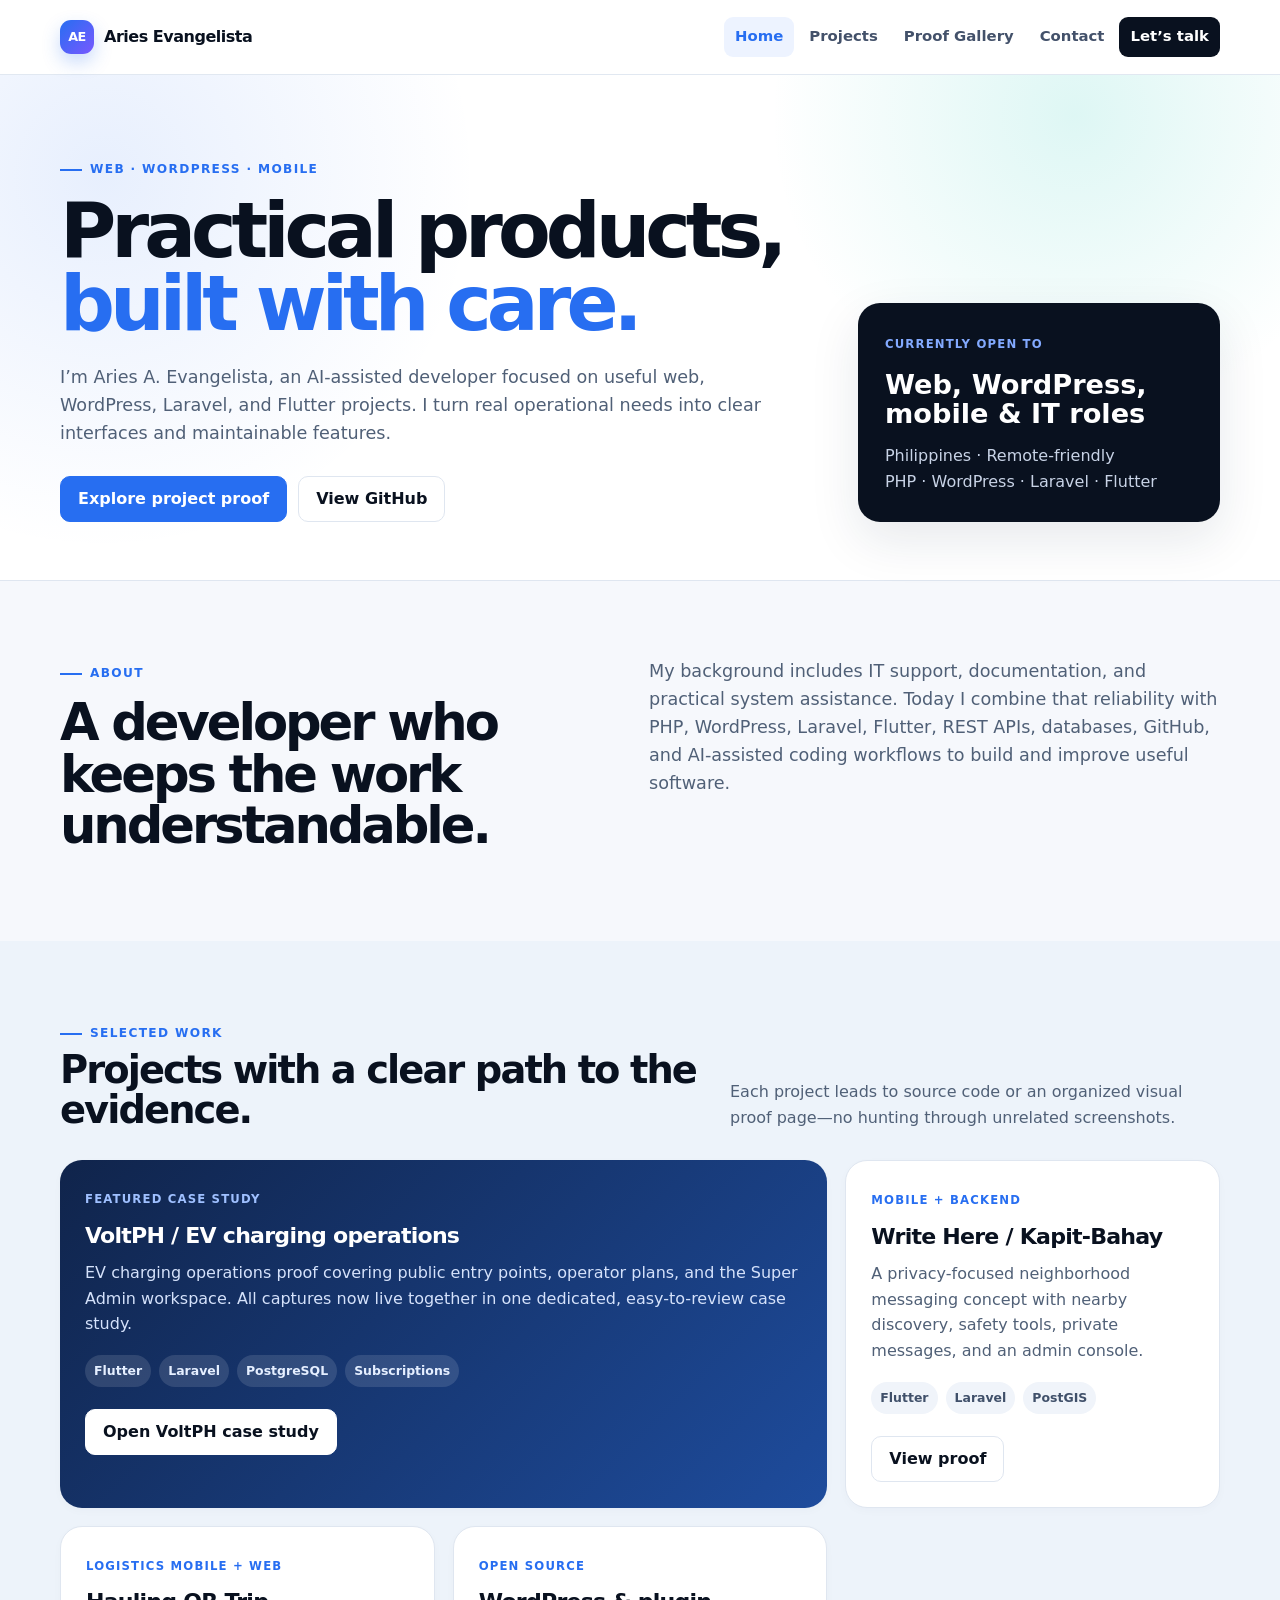
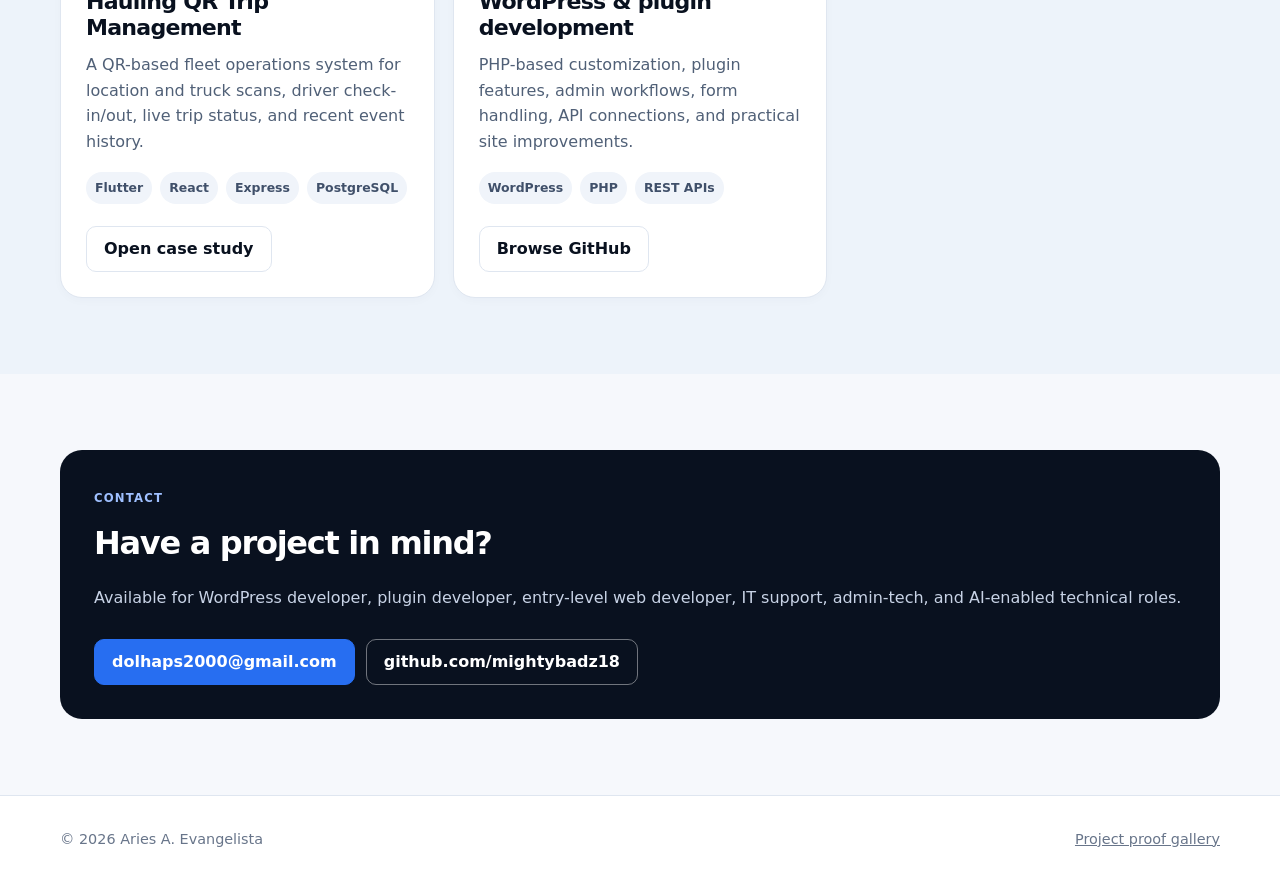
<file: index.html>
<!doctype html><html lang="en"><head><meta charset="utf-8"><meta name="viewport" content="width=device-width,initial-scale=1"><meta name="description" content="Portfolio of Aries A. Evangelista — web, WordPress, Laravel, and Flutter developer."><title>Aries Evangelista | Developer Portfolio</title><link rel="stylesheet" href="assets/site.css"><link rel="stylesheet" href="assets/ui-fixes.css?v=20260729-1"></head><body>
<header class="site-header"><nav class="container nav"><a class="brand" href="index.html"><span class="brand-mark">AE</span>Aries Evangelista</a><div class="nav-links"><a class="active" href="index.html">Home</a><a href="#projects">Projects</a><a href="proof.html">Proof Gallery</a><a href="#contact">Contact</a><a class="nav-cta" href="mailto:dolhaps2000@gmail.com">Let’s talk</a></div></nav></header>
<main><section class="hero"><div class="container hero-grid"><div><span class="eyebrow">Web · WordPress · Mobile</span><h1>Practical products, <span class="accent">built with care.</span></h1><p class="lead">I’m Aries A. Evangelista, an AI-assisted developer focused on useful web, WordPress, Laravel, and Flutter projects. I turn real operational needs into clear interfaces and maintainable features.</p><div class="actions"><a class="button primary" href="proof.html">Explore project proof</a><a class="button" href="https://github.com/mightybadz18" target="_blank" rel="noreferrer">View GitHub</a></div></div><aside class="hero-note"><span class="small-label">Currently open to</span><strong>Web, WordPress, mobile & IT roles</strong><p>Philippines · Remote-friendly<br>PHP · WordPress · Laravel · Flutter</p></aside></div></section>
<section class="section" id="about"><div class="container split"><div><span class="eyebrow">About</span><h2 style="font-size:clamp(2rem,4vw,3.5rem);line-height:1;letter-spacing:-.06em;margin:14px 0">A developer who keeps the work understandable.</h2></div><p class="lead">My background includes IT support, documentation, and practical system assistance. Today I combine that reliability with PHP, WordPress, Laravel, Flutter, REST APIs, databases, GitHub, and AI-assisted coding workflows to build and improve useful software.</p></div></section>
<section class="section tint" id="projects"><div class="container"><div class="section-heading"><div><span class="eyebrow">Selected work</span><h2>Projects with a clear path to the evidence.</h2></div><p>Each project leads to source code or an organized visual proof page—no hunting through unrelated screenshots.</p></div><div class="card-grid"><article class="card featured"><span class="small-label">Featured case study</span><h3>VoltPH / EV charging operations</h3><p>EV charging operations proof covering public entry points, operator plans, and the Super Admin workspace. All captures now live together in one dedicated, easy-to-review case study.</p><div class="tags"><span class="tag">Flutter</span><span class="tag">Laravel</span><span class="tag">PostgreSQL</span><span class="tag">Subscriptions</span></div><a class="button" href="voltph-proof.html">Open VoltPH case study</a></article><article class="card"><span class="small-label">Mobile + backend</span><h3>Write Here / Kapit-Bahay</h3><p>A privacy-focused neighborhood messaging concept with nearby discovery, safety tools, private messages, and an admin console.</p><div class="tags"><span class="tag">Flutter</span><span class="tag">Laravel</span><span class="tag">PostGIS</span></div><a class="button" href="proof.html#write-here">View proof</a></article><article class="card"><span class="small-label">Logistics mobile + web</span><h3>Hauling QR Trip Management</h3><p>A QR-based fleet operations system for location and truck scans, driver check-in/out, live trip status, and recent event history.</p><div class="tags"><span class="tag">Flutter</span><span class="tag">React</span><span class="tag">Express</span><span class="tag">PostgreSQL</span></div><a class="button" href="hauling-qr-proof.html">Open case study</a></article><article class="card"><span class="small-label">Open source</span><h3>WordPress & plugin development</h3><p>PHP-based customization, plugin features, admin workflows, form handling, API connections, and practical site improvements.</p><div class="tags"><span class="tag">WordPress</span><span class="tag">PHP</span><span class="tag">REST APIs</span></div><a class="button" href="https://github.com/mightybadz18" target="_blank" rel="noreferrer">Browse GitHub</a></article></div></div></section>
<section class="section" id="contact"><div class="container contact-card"><span class="small-label">Contact</span><h2>Have a project in mind?</h2><p>Available for WordPress developer, plugin developer, entry-level web developer, IT support, admin-tech, and AI-enabled technical roles.</p><div class="actions"><a class="button primary" href="mailto:dolhaps2000@gmail.com">dolhaps2000@gmail.com</a><a class="button" href="https://github.com/mightybadz18" target="_blank" rel="noreferrer">github.com/mightybadz18</a></div></div></section></main><footer class="footer"><div class="container footer-inner"><span>© 2026 Aries A. Evangelista</span><a href="proof.html">Project proof gallery</a></div></footer></body></html>
</file>
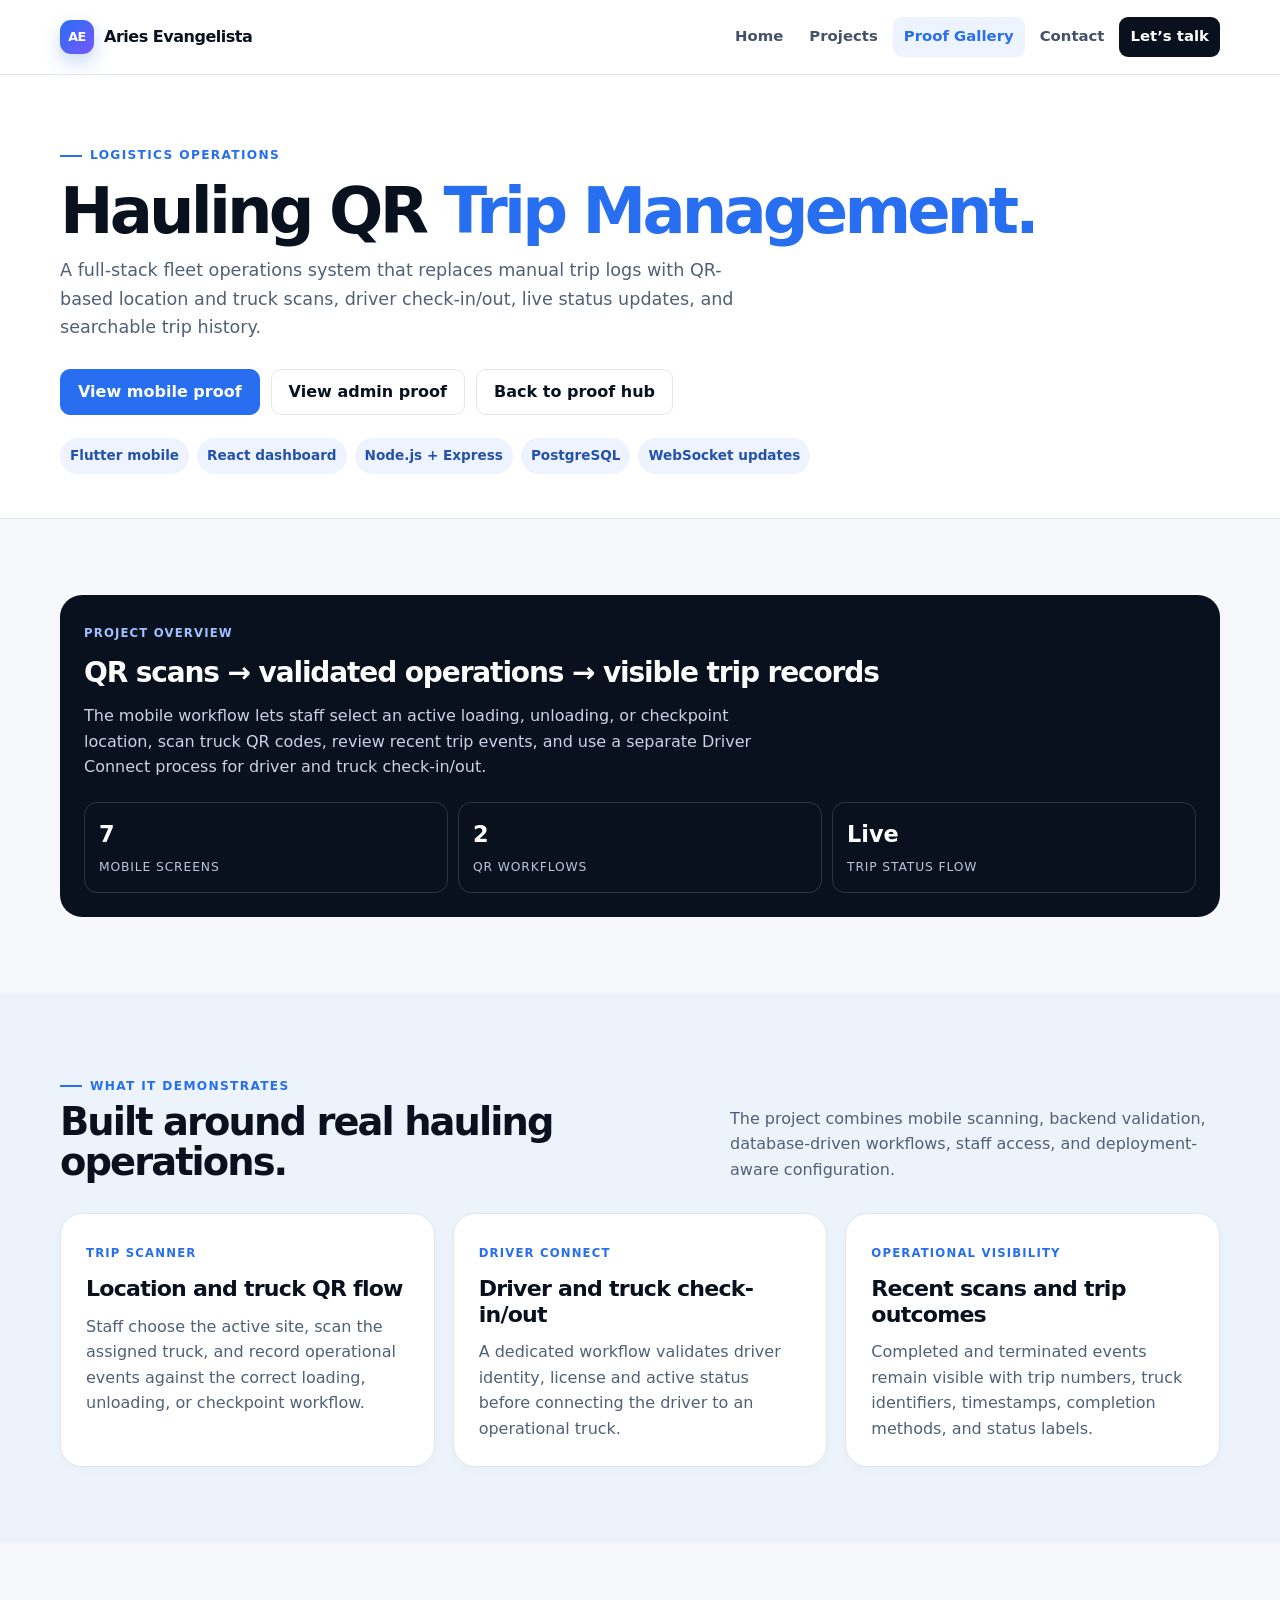
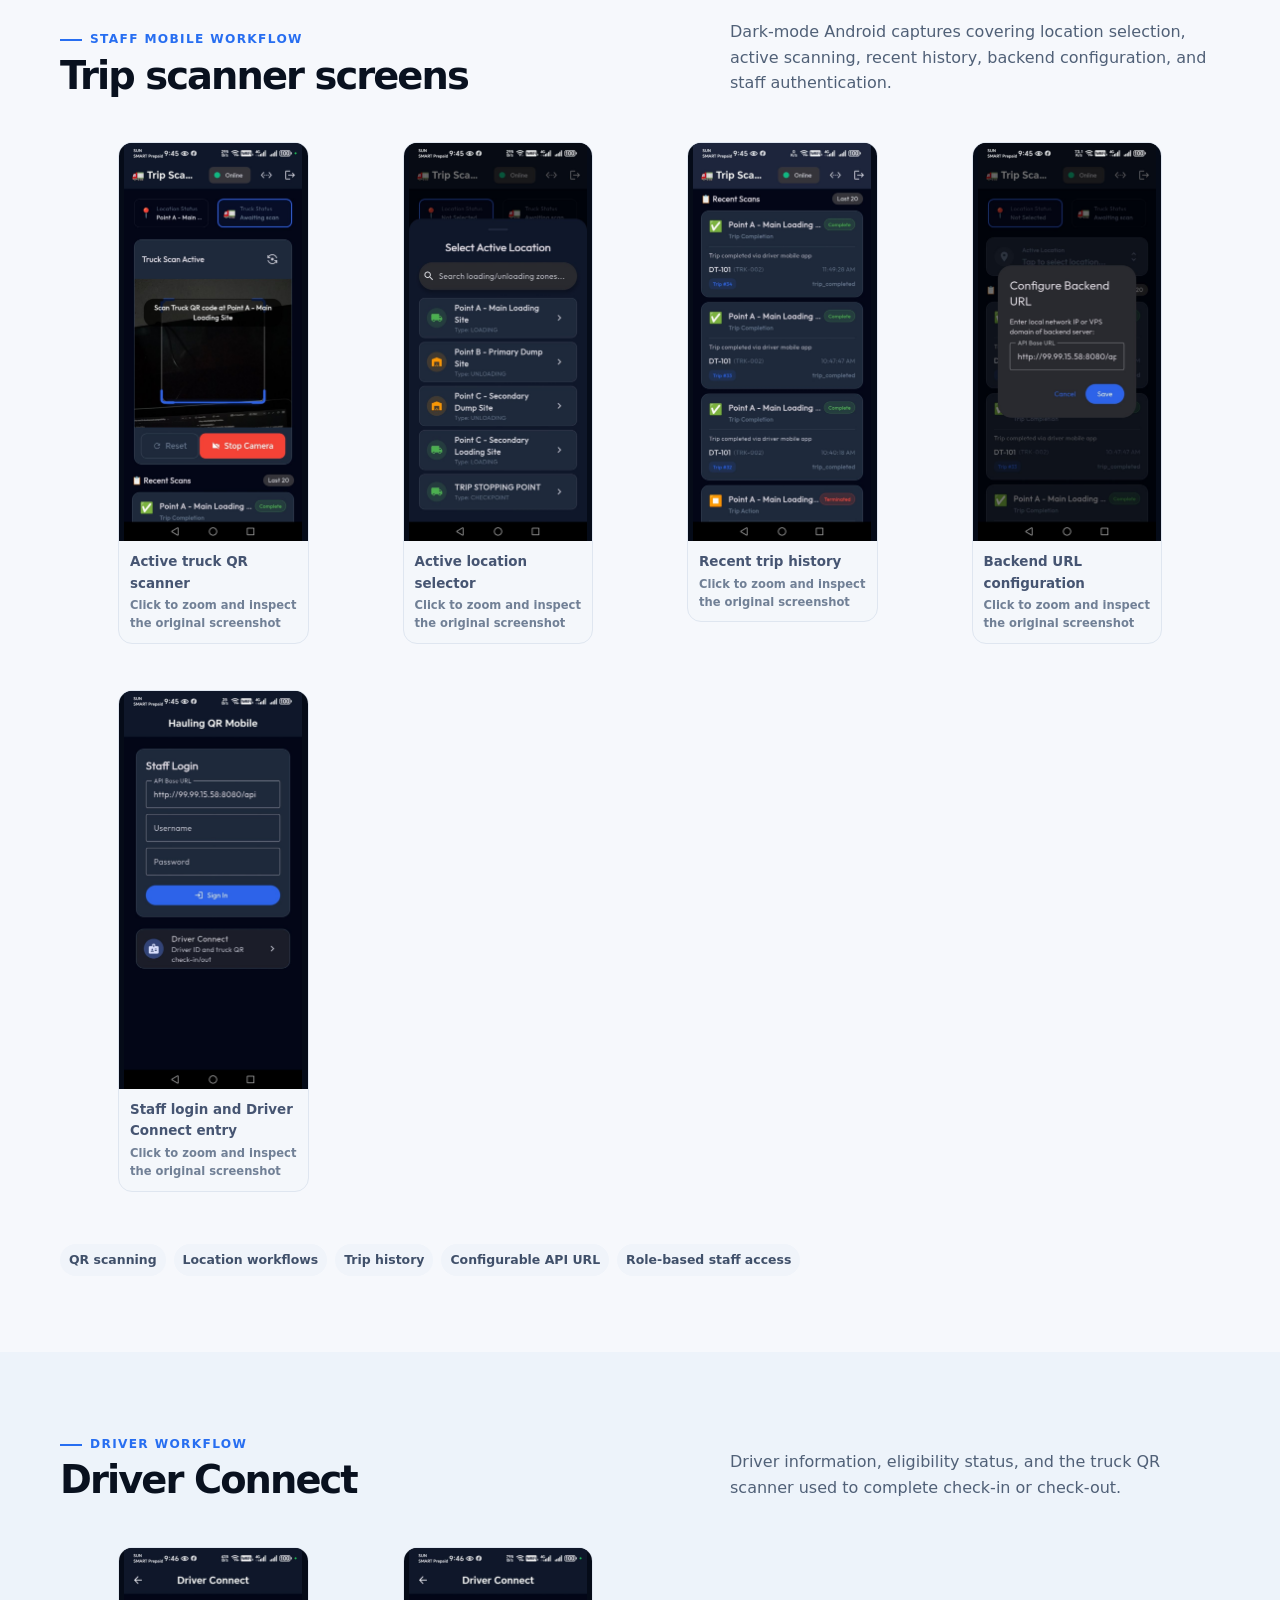
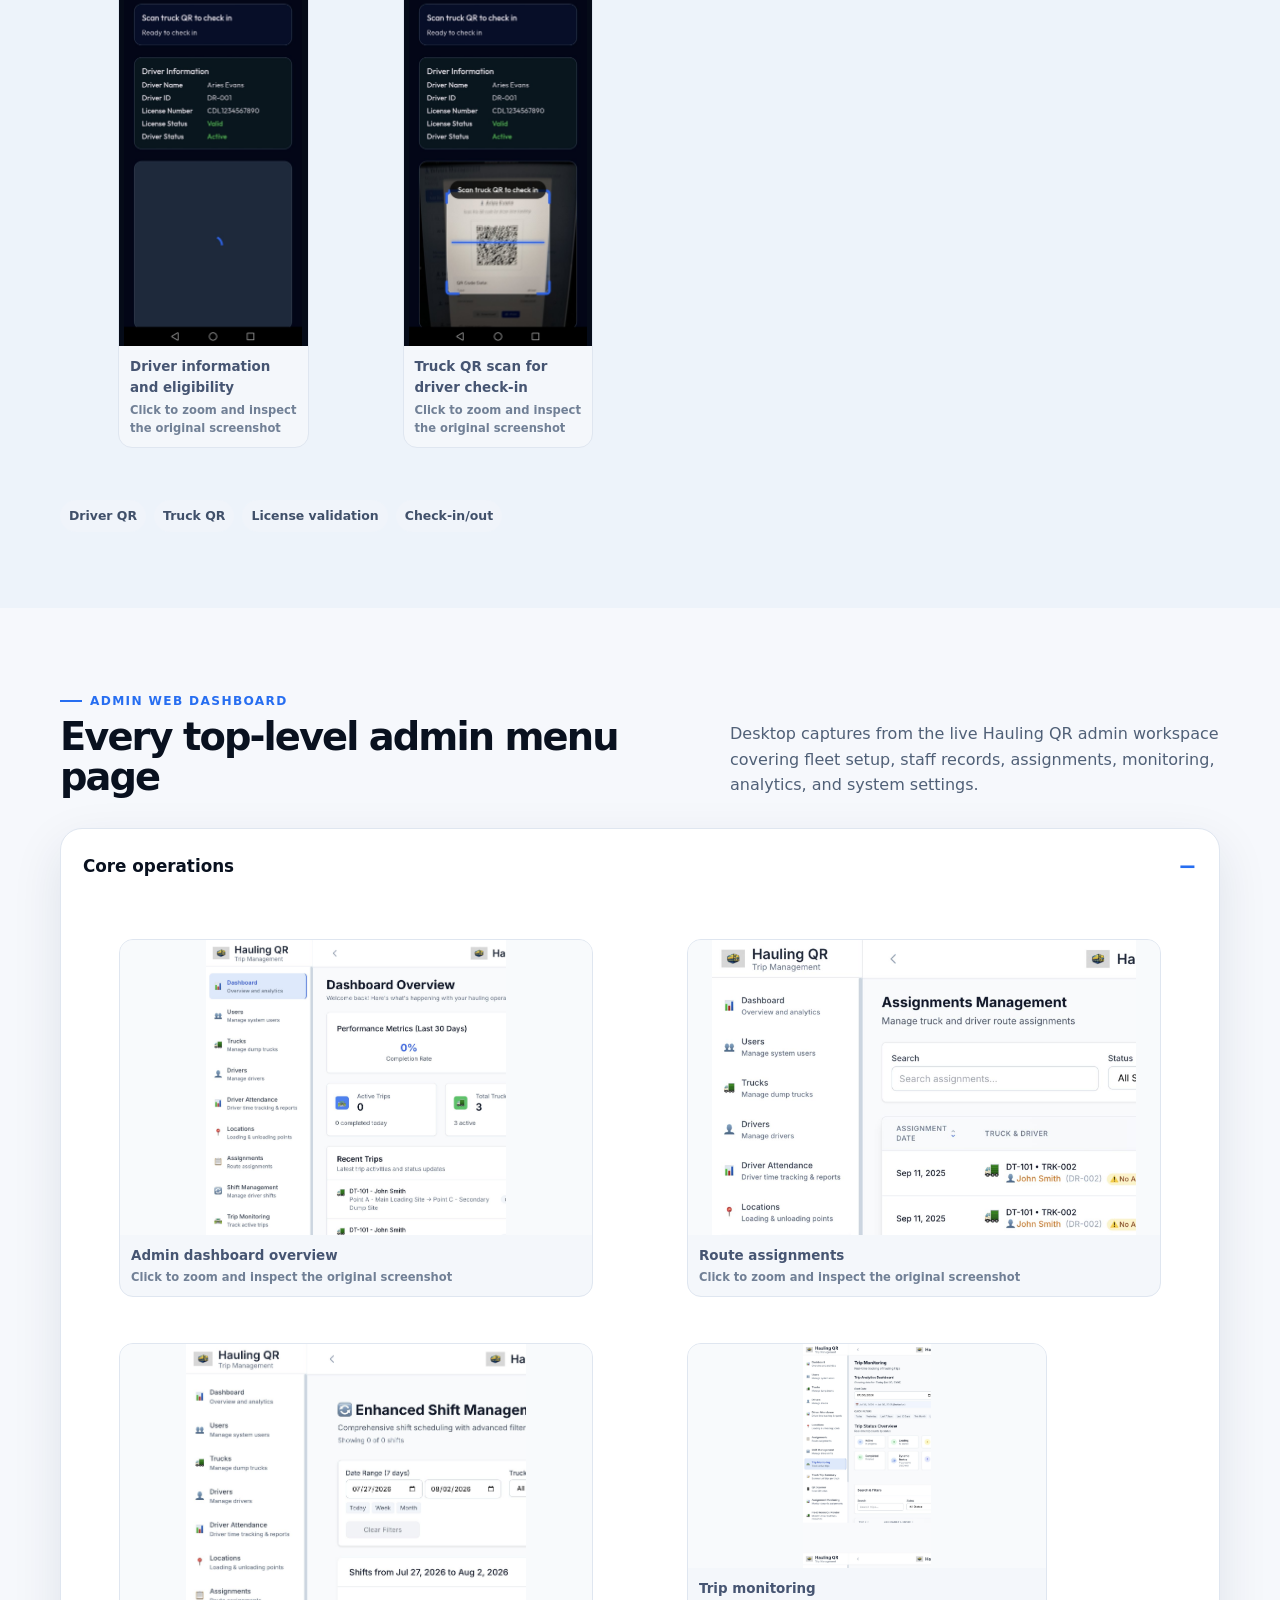
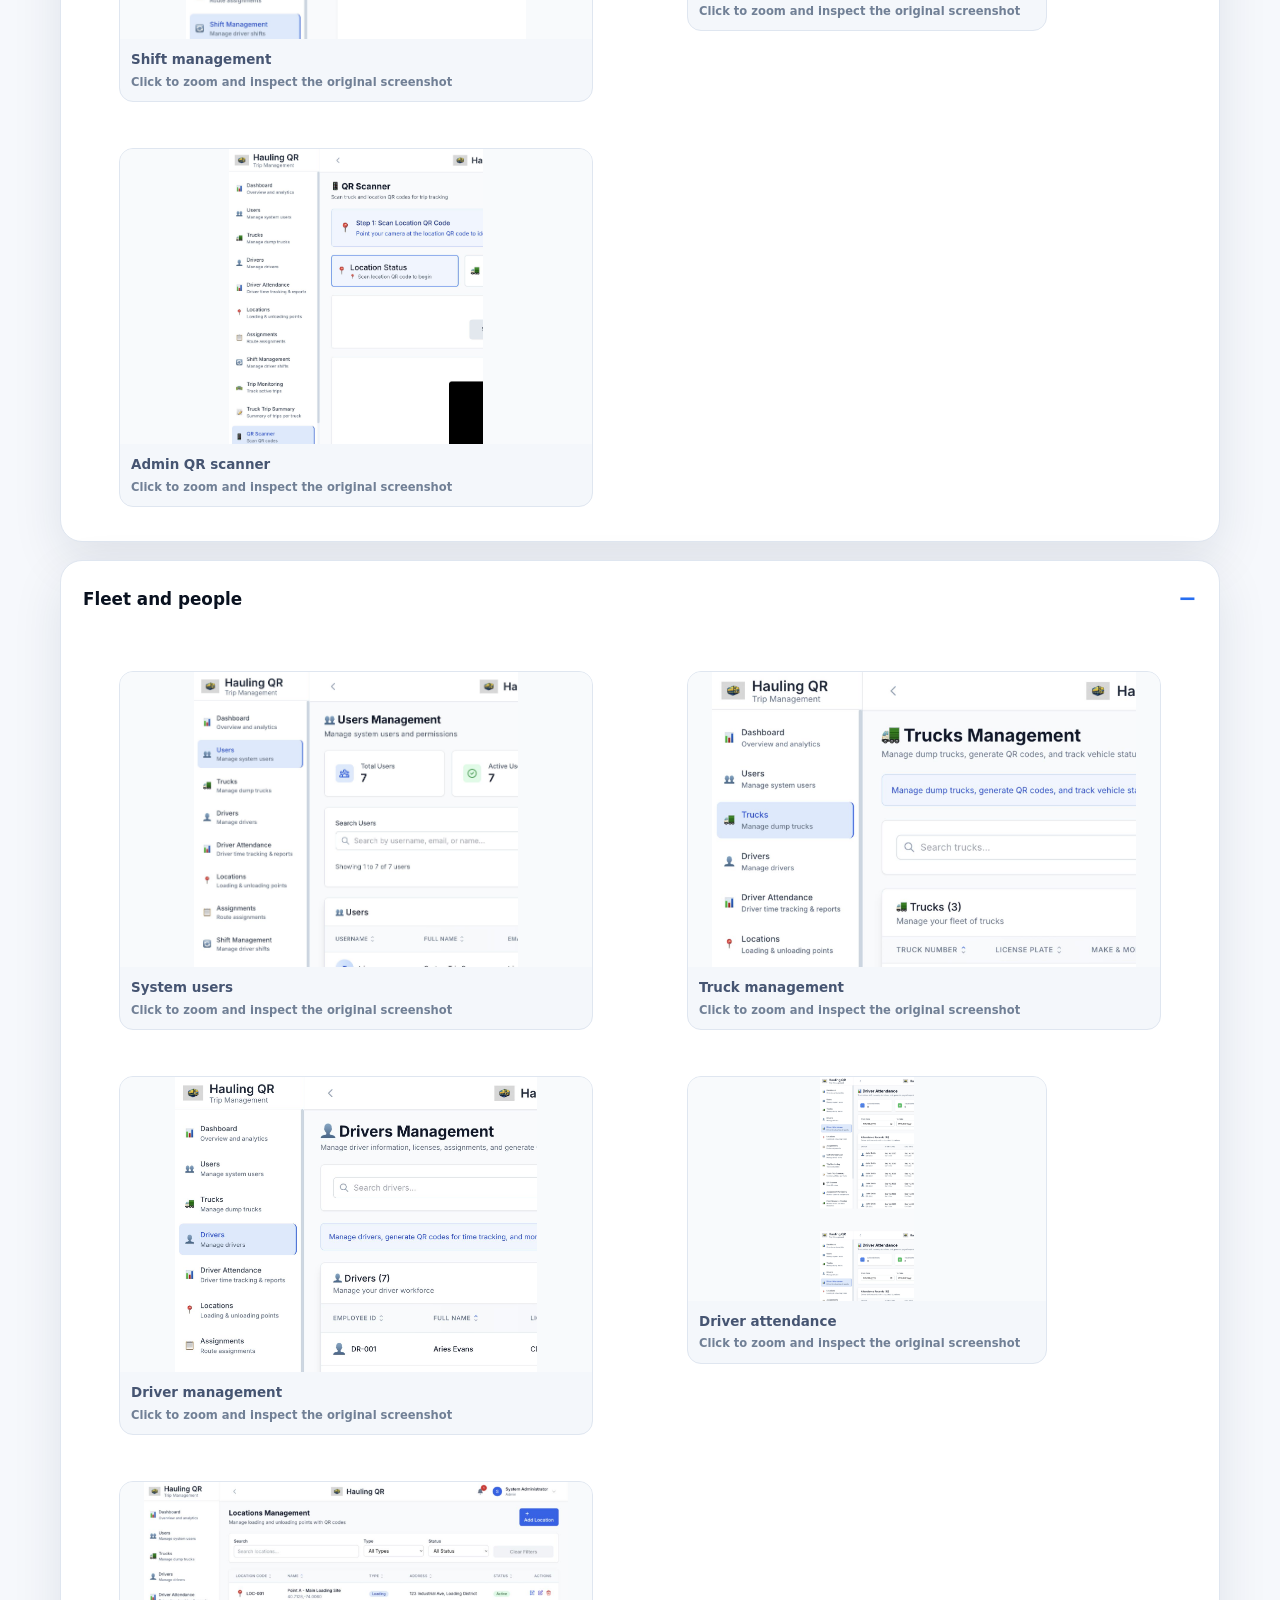
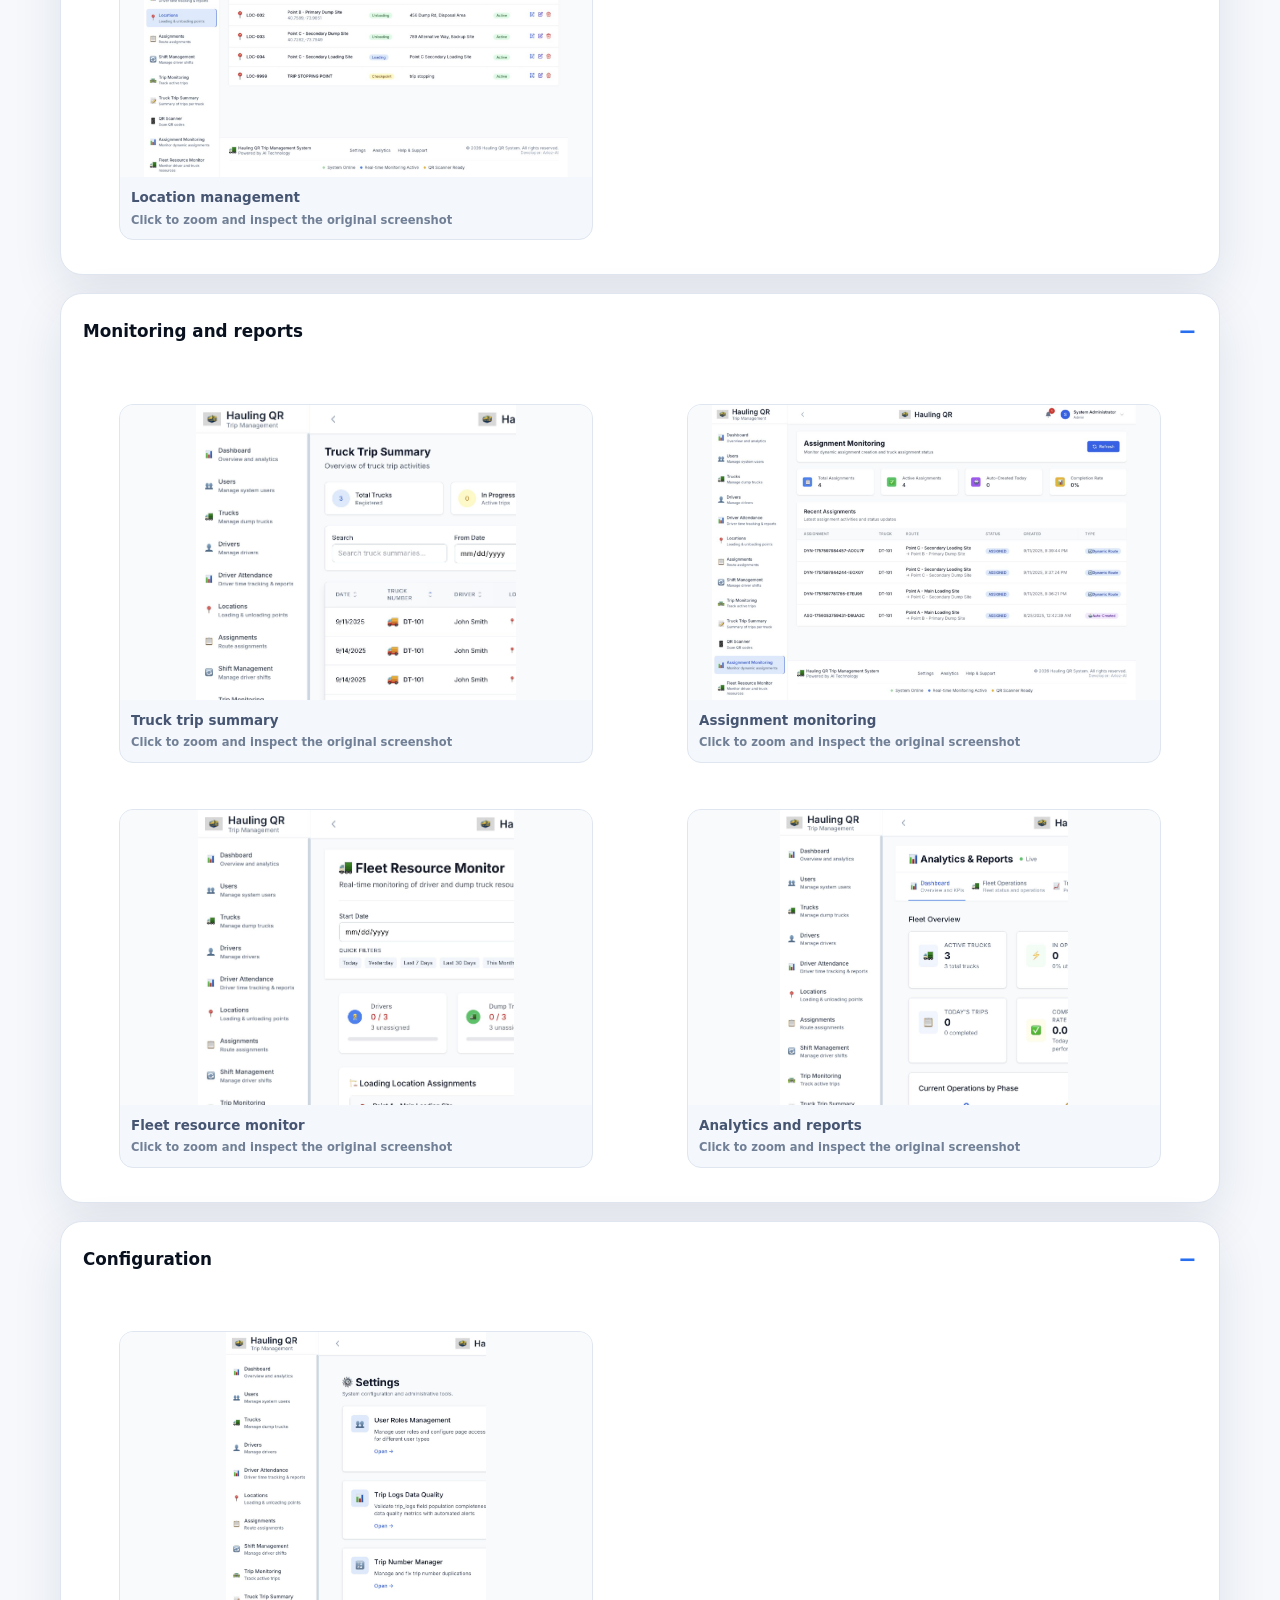
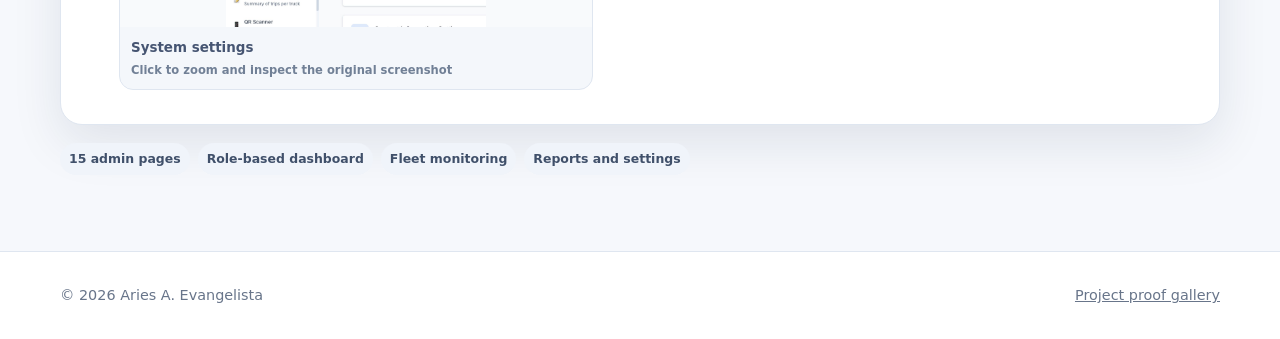
<file: hauling-qr-proof.html>
<!doctype html><html lang="en"><head><meta charset="utf-8"><meta name="viewport" content="width=device-width,initial-scale=1"><meta name="description" content="Hauling QR Trip Management project case study by Aries A. Evangelista."><title>Hauling QR Case Study | Aries Evangelista</title><link rel="stylesheet" href="assets/site.css"><link rel="stylesheet" href="assets/ui-fixes.css?v=20260729-1"><style>#hauling-trip,#hauling-driver{grid-template-columns:repeat(4,minmax(0,1fr))}#hauling-trip .shot img,#hauling-driver .shot img{aspect-ratio:9/19;object-fit:contain;object-position:center;background:#050b18}#hauling-admin-core,#hauling-admin-fleet,#hauling-admin-monitoring,#hauling-admin-config{grid-template-columns:repeat(2,minmax(0,1fr));margin-top:18px}#hauling-admin-core .shot img,#hauling-admin-fleet .shot img,#hauling-admin-monitoring .shot img,#hauling-admin-config .shot img{aspect-ratio:16/10;object-fit:contain;object-position:top center;background:#f8fafc}.case-copy{display:grid;grid-template-columns:repeat(3,1fr);gap:18px}.case-copy .card{height:100%}@media(max-width:850px){#hauling-trip,#hauling-driver,.case-copy,#hauling-admin-core,#hauling-admin-fleet,#hauling-admin-monitoring,#hauling-admin-config{grid-template-columns:repeat(2,minmax(0,1fr))}}@media(max-width:620px){#hauling-trip,#hauling-driver,.case-copy,#hauling-admin-core,#hauling-admin-fleet,#hauling-admin-monitoring,#hauling-admin-config{grid-template-columns:1fr}}</style></head><body>
<header class="site-header"><nav class="container nav"><a class="brand" href="index.html"><span class="brand-mark">AE</span>Aries Evangelista</a><div class="nav-links"><a href="index.html">Home</a><a href="index.html#projects">Projects</a><a class="active" href="proof.html">Proof Gallery</a><a href="index.html#contact">Contact</a><a class="nav-cta" href="mailto:dolhaps2000@gmail.com">Let’s talk</a></div></nav></header>
<main><section class="case-hero"><div class="container"><span class="eyebrow">Logistics operations</span><h1>Hauling QR <span class="accent">Trip Management.</span></h1><p class="lead">A full-stack fleet operations system that replaces manual trip logs with QR-based location and truck scans, driver check-in/out, live status updates, and searchable trip history.</p><div class="actions"><a class="button primary" href="#mobile-proof">View mobile proof</a><a class="button" href="#admin-proof">View admin proof</a><a class="button" href="proof.html">Back to proof hub</a></div><div class="case-meta"><span>Flutter mobile</span><span>React dashboard</span><span>Node.js + Express</span><span>PostgreSQL</span><span>WebSocket updates</span></div></div></section>
<section class="section"><div class="container"><div class="showcase"><span class="small-label">Project overview</span><h2>QR scans → validated operations → visible trip records</h2><p>The mobile workflow lets staff select an active loading, unloading, or checkpoint location, scan truck QR codes, review recent trip events, and use a separate Driver Connect process for driver and truck check-in/out.</p><div class="metric-row"><div class="metric"><b>7</b><span>Mobile screens</span></div><div class="metric"><b>2</b><span>QR workflows</span></div><div class="metric"><b>Live</b><span>Trip status flow</span></div></div></div></div></section>
<section class="section tint"><div class="container"><div class="section-heading"><div><span class="eyebrow">What it demonstrates</span><h2>Built around real hauling operations.</h2></div><p>The project combines mobile scanning, backend validation, database-driven workflows, staff access, and deployment-aware configuration.</p></div><div class="case-copy"><article class="card"><span class="small-label">Trip scanner</span><h3>Location and truck QR flow</h3><p>Staff choose the active site, scan the assigned truck, and record operational events against the correct loading, unloading, or checkpoint workflow.</p></article><article class="card"><span class="small-label">Driver Connect</span><h3>Driver and truck check-in/out</h3><p>A dedicated workflow validates driver identity, license and active status before connecting the driver to an operational truck.</p></article><article class="card"><span class="small-label">Operational visibility</span><h3>Recent scans and trip outcomes</h3><p>Completed and terminated events remain visible with trip numbers, truck identifiers, timestamps, completion methods, and status labels.</p></article></div></div></section>
<section class="section" id="mobile-proof"><div class="container"><div class="section-heading"><div><span class="eyebrow">Staff mobile workflow</span><h2>Trip scanner screens</h2></div><p>Dark-mode Android captures covering location selection, active scanning, recent history, backend configuration, and staff authentication.</p></div><div class="gallery-grid" id="hauling-trip"></div><div class="tags"><span class="tag">QR scanning</span><span class="tag">Location workflows</span><span class="tag">Trip history</span><span class="tag">Configurable API URL</span><span class="tag">Role-based staff access</span></div></div></section>
<section class="section tint"><div class="container"><div class="section-heading"><div><span class="eyebrow">Driver workflow</span><h2>Driver Connect</h2></div><p>Driver information, eligibility status, and the truck QR scanner used to complete check-in or check-out.</p></div><div class="gallery-grid" id="hauling-driver"></div><div class="tags"><span class="tag">Driver QR</span><span class="tag">Truck QR</span><span class="tag">License validation</span><span class="tag">Check-in/out</span></div></div></section>
<section class="section" id="admin-proof"><div class="container"><div class="section-heading"><div><span class="eyebrow">Admin web dashboard</span><h2>Every top-level admin menu page</h2></div><p>Desktop captures from the live Hauling QR admin workspace covering fleet setup, staff records, assignments, monitoring, analytics, and system settings.</p></div><details class="gallery-group" open><summary>Core operations</summary><div class="gallery-grid" id="hauling-admin-core"></div></details><details class="gallery-group" open><summary>Fleet and people</summary><div class="gallery-grid" id="hauling-admin-fleet"></div></details><details class="gallery-group" open><summary>Monitoring and reports</summary><div class="gallery-grid" id="hauling-admin-monitoring"></div></details><details class="gallery-group" open><summary>Configuration</summary><div class="gallery-grid" id="hauling-admin-config"></div></details><div class="tags"><span class="tag">15 admin pages</span><span class="tag">Role-based dashboard</span><span class="tag">Fleet monitoring</span><span class="tag">Reports and settings</span></div></div></section></main>
<footer class="footer"><div class="container footer-inner"><span>© 2026 Aries A. Evangelista</span><a href="proof.html">Project proof gallery</a></div></footer><script src="assets/gallery.js?v=20260729-zoom2"></script><script>const hq='screenshots/hauling-qr/';const hqa=hq+'admin-web/';gallery('#hauling-trip',[['01-active-trip-scanner.jpg','Active truck QR scanner'],['02-location-selector.jpg','Active location selector'],['03-recent-trip-history.jpg','Recent trip history'],['04-backend-url-configuration.jpg','Backend URL configuration'],['05-staff-login.jpg','Staff login and Driver Connect entry']].map(x=>[hq+x[0],x[1]]));gallery('#hauling-driver',[['06-driver-information.jpg','Driver information and eligibility'],['07-driver-truck-qr-scanner.jpg','Truck QR scan for driver check-in']].map(x=>[hq+x[0],x[1]]));gallery('#hauling-admin-core',[['01-dashboard.png','Admin dashboard overview'],['07-assignments.png','Route assignments'],['08-shift-management.png','Shift management'],['09-trip-monitoring.png','Trip monitoring'],['11-qr-scanner.png','Admin QR scanner']].map(x=>[hqa+x[0],x[1]]));gallery('#hauling-admin-fleet',[['02-users.png','System users'],['03-trucks.png','Truck management'],['04-drivers.png','Driver management'],['05-driver-attendance.png','Driver attendance'],['06-locations.png','Location management']].map(x=>[hqa+x[0],x[1]]));gallery('#hauling-admin-monitoring',[['10-truck-trip-summary.png','Truck trip summary'],['12-assignment-monitoring.png','Assignment monitoring'],['13-fleet-resource-monitor.png','Fleet resource monitor'],['14-analytics-reports.png','Analytics and reports']].map(x=>[hqa+x[0],x[1]]));gallery('#hauling-admin-config',[['15-settings.png','System settings']].map(x=>[hqa+x[0],x[1]]));</script></body></html>
</file>
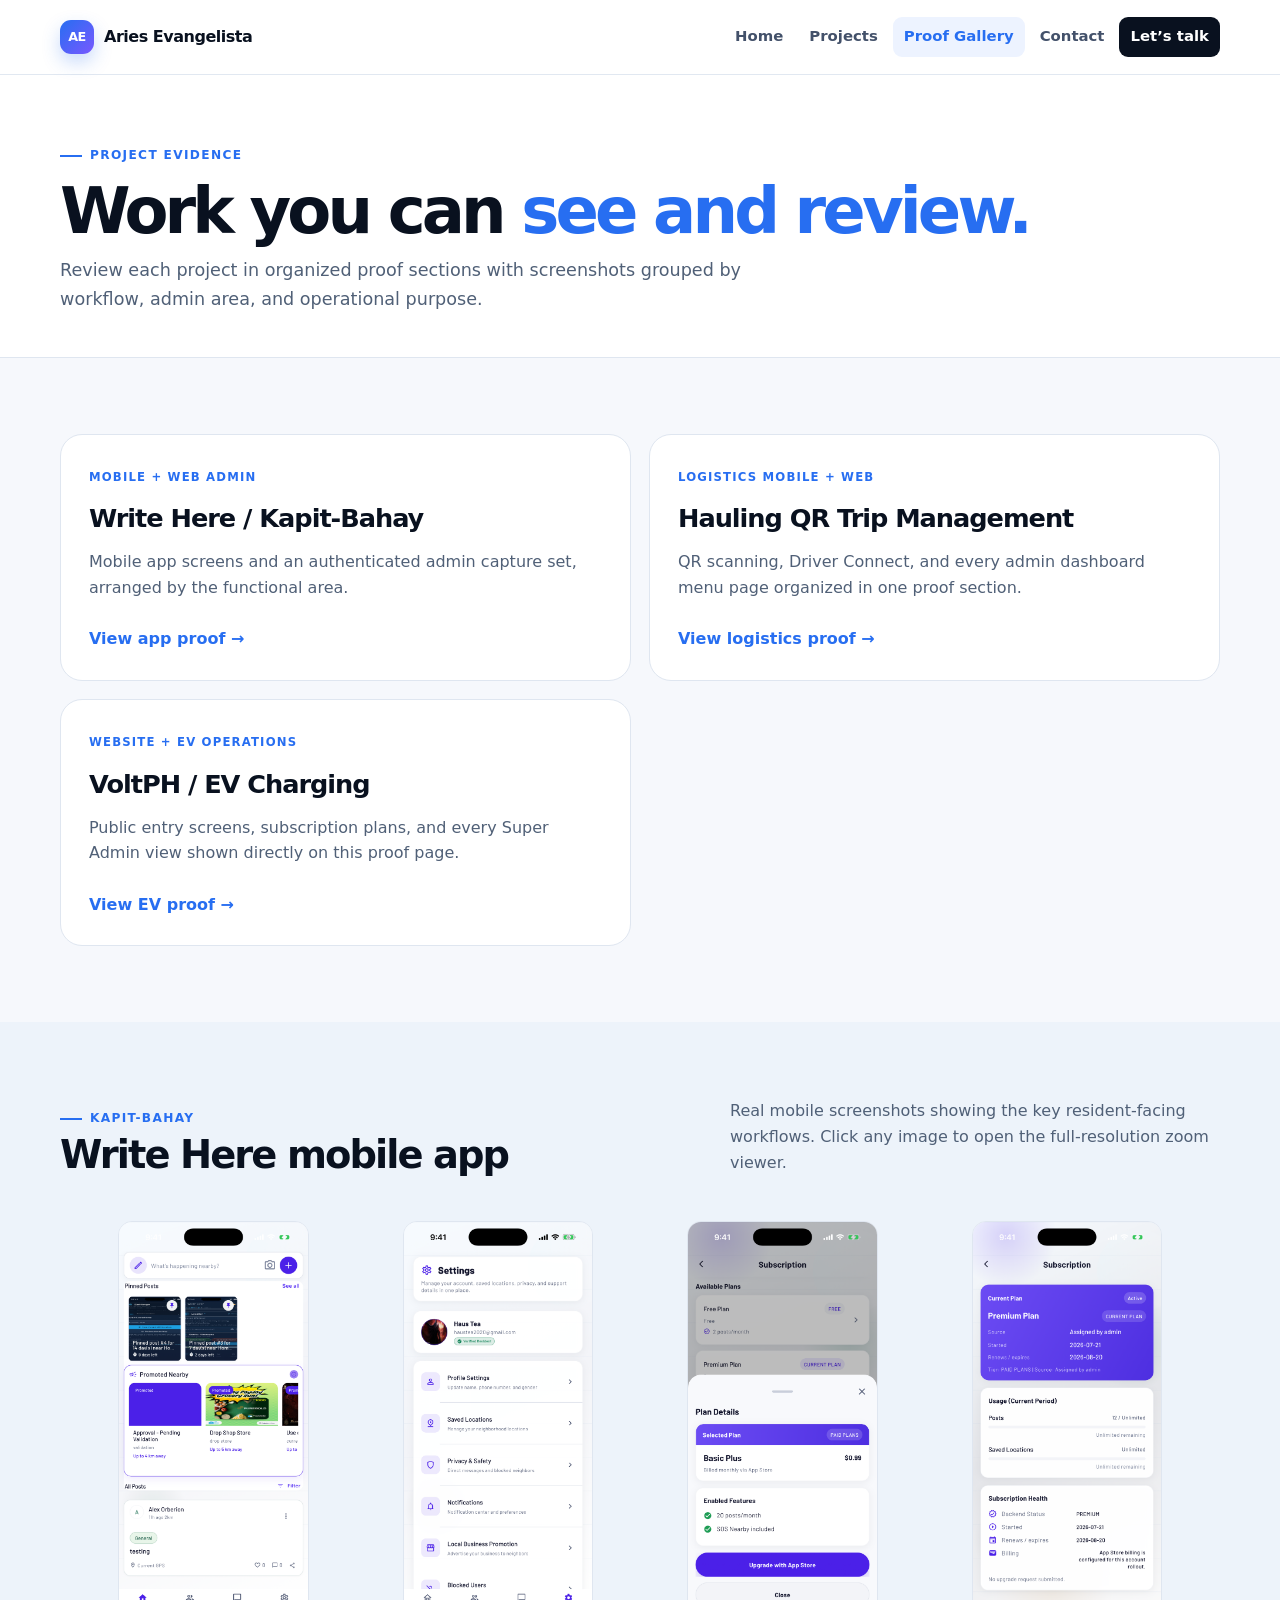
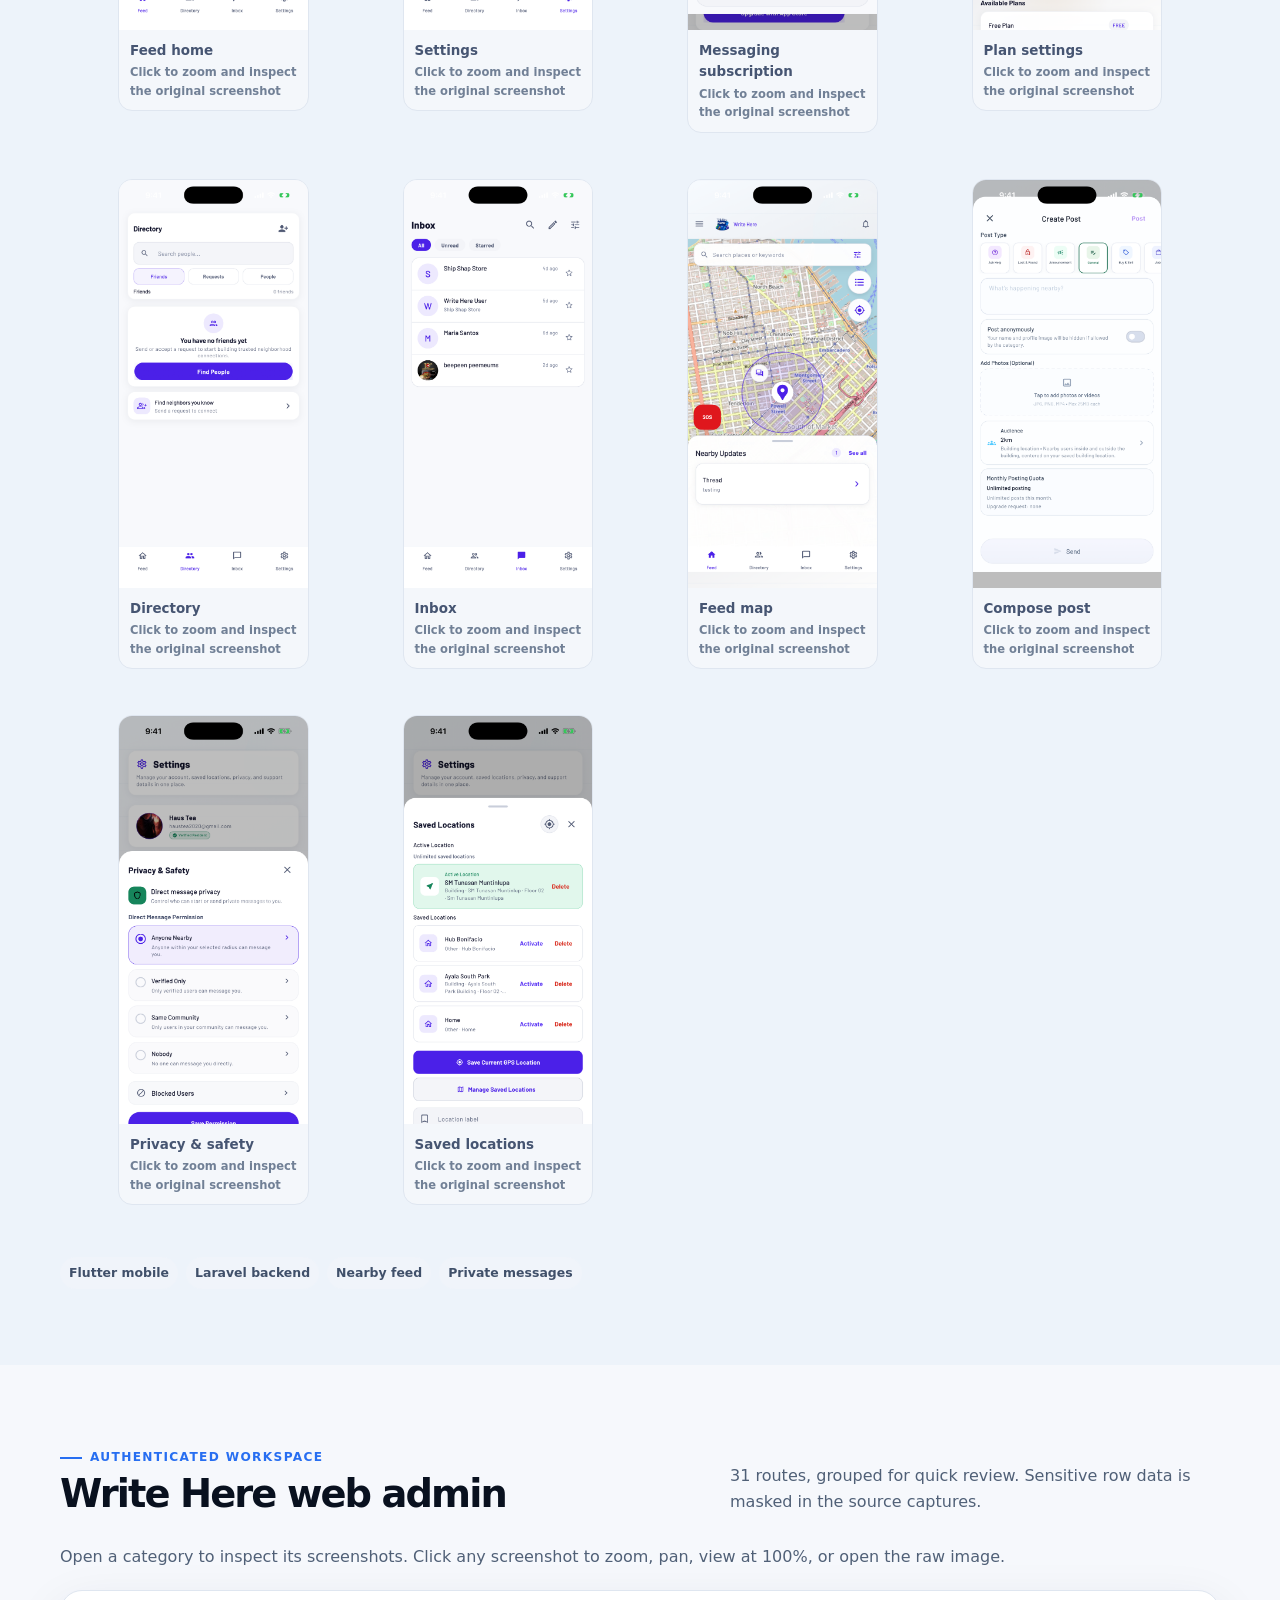
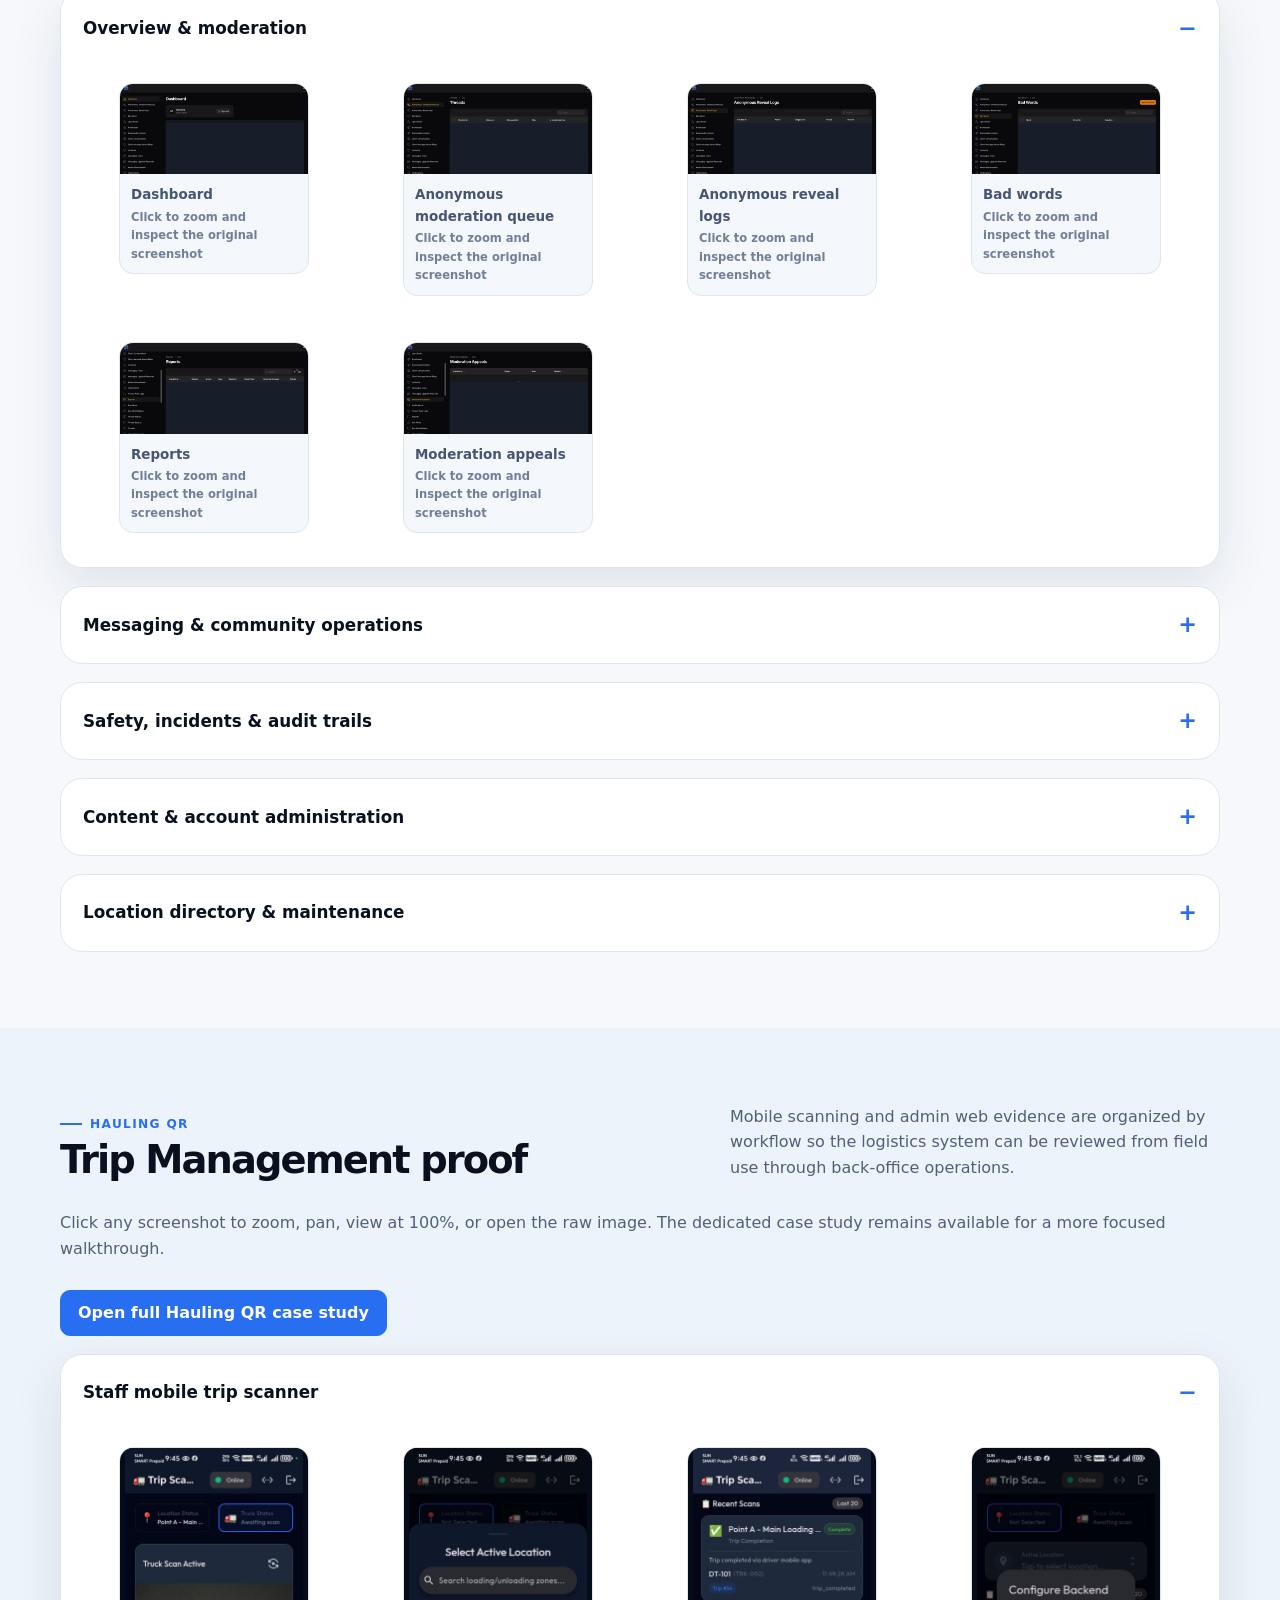
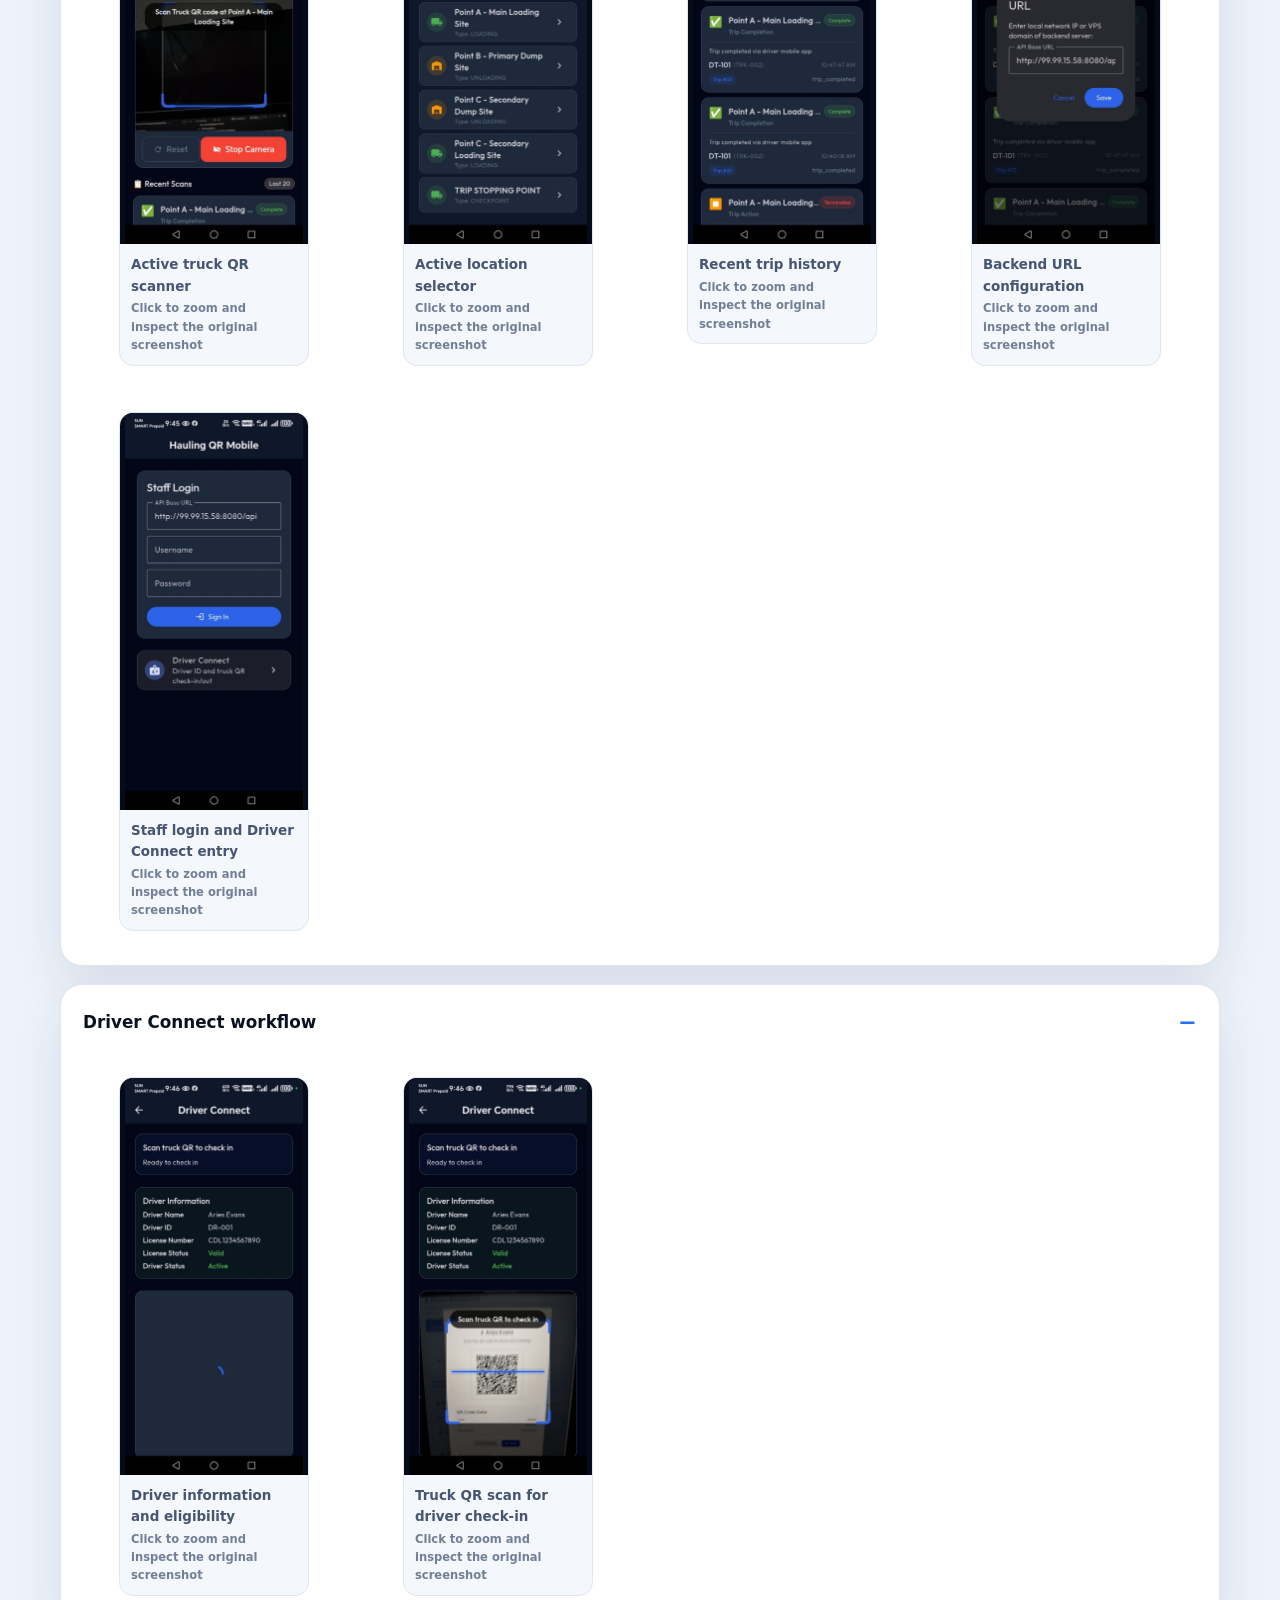
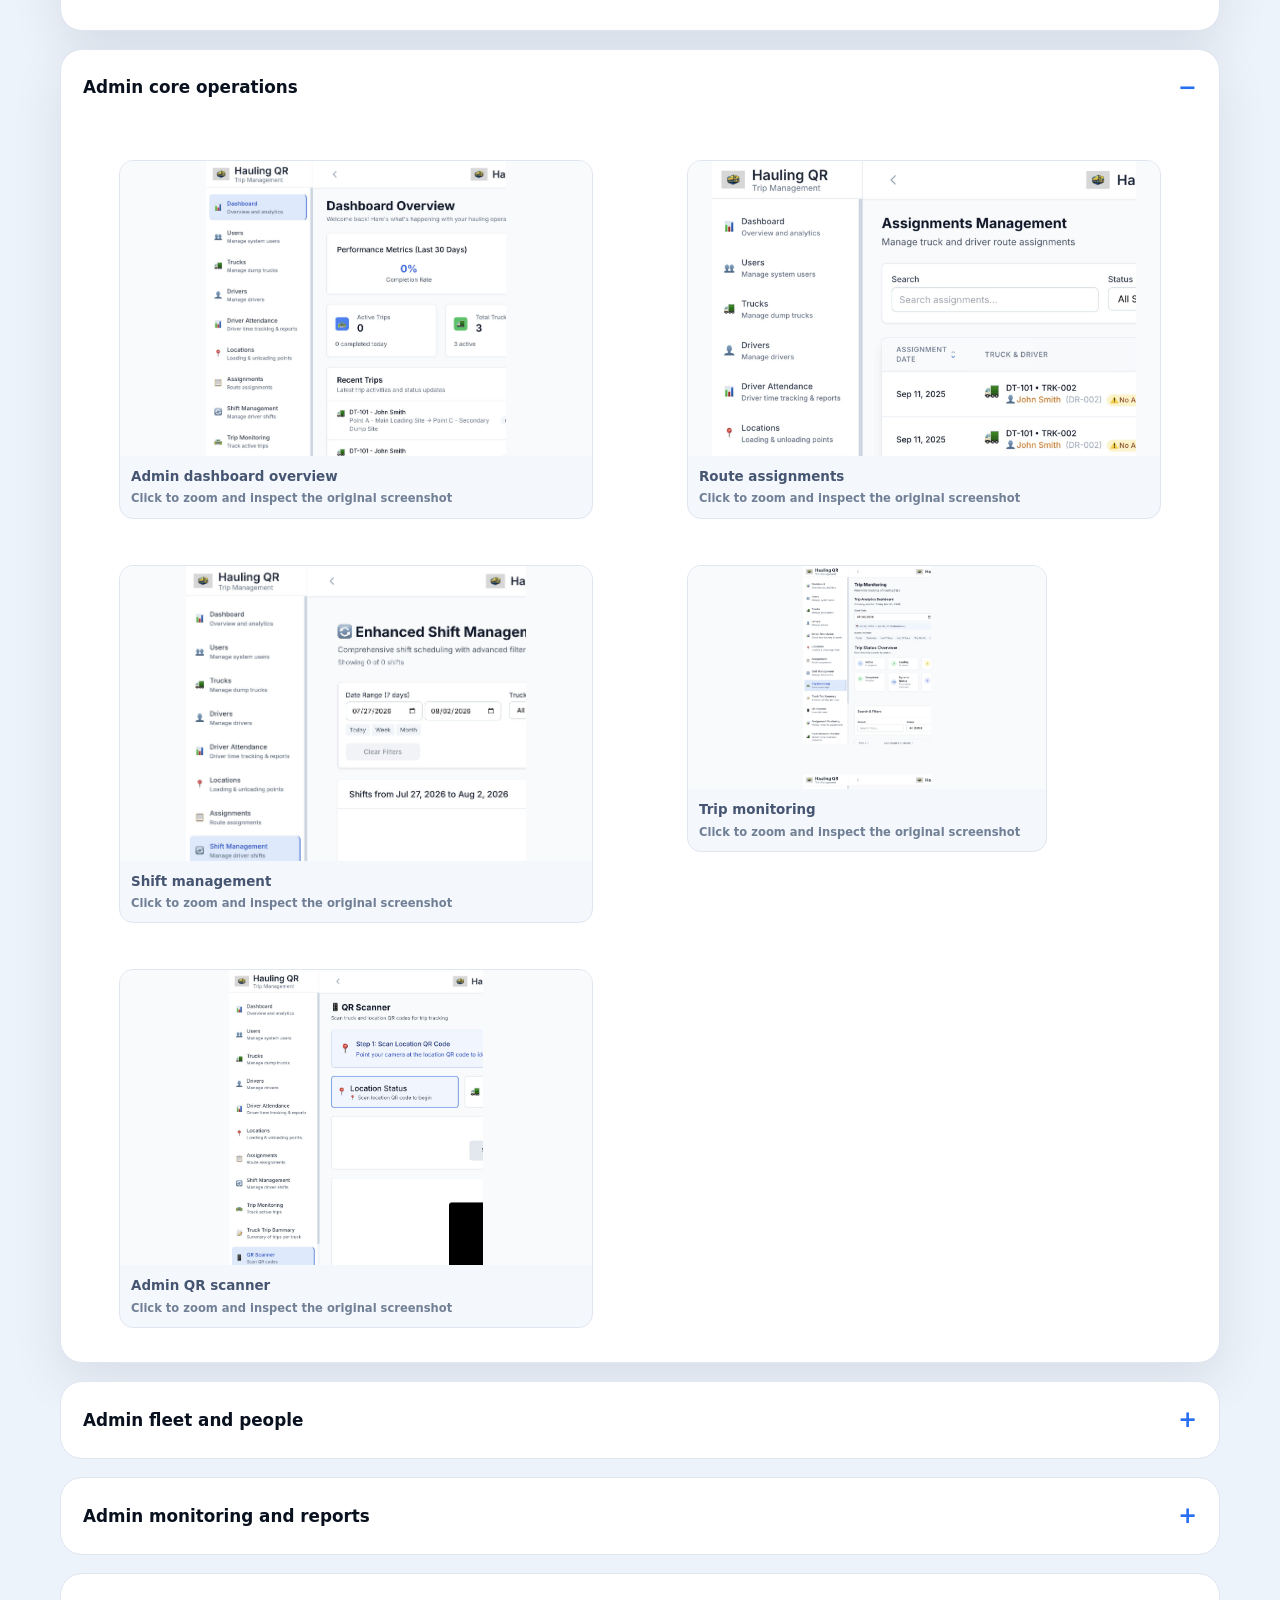
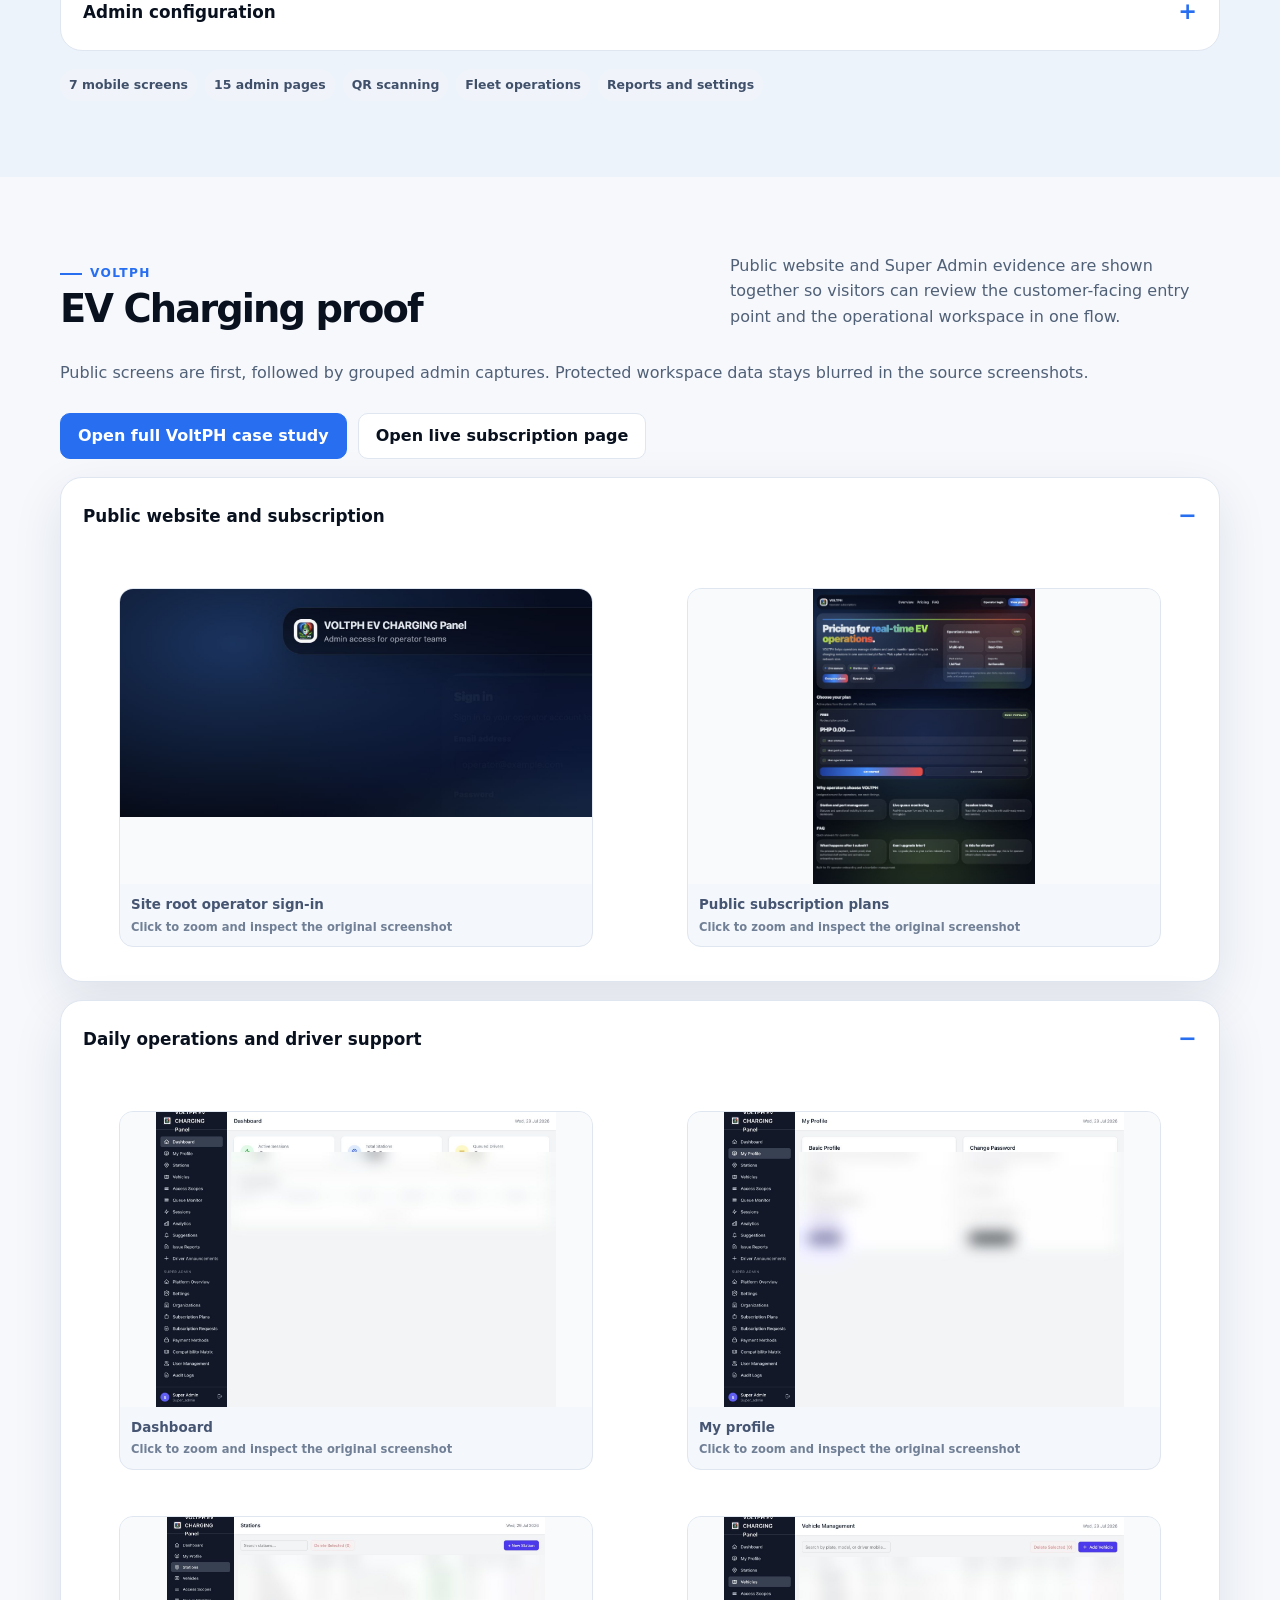
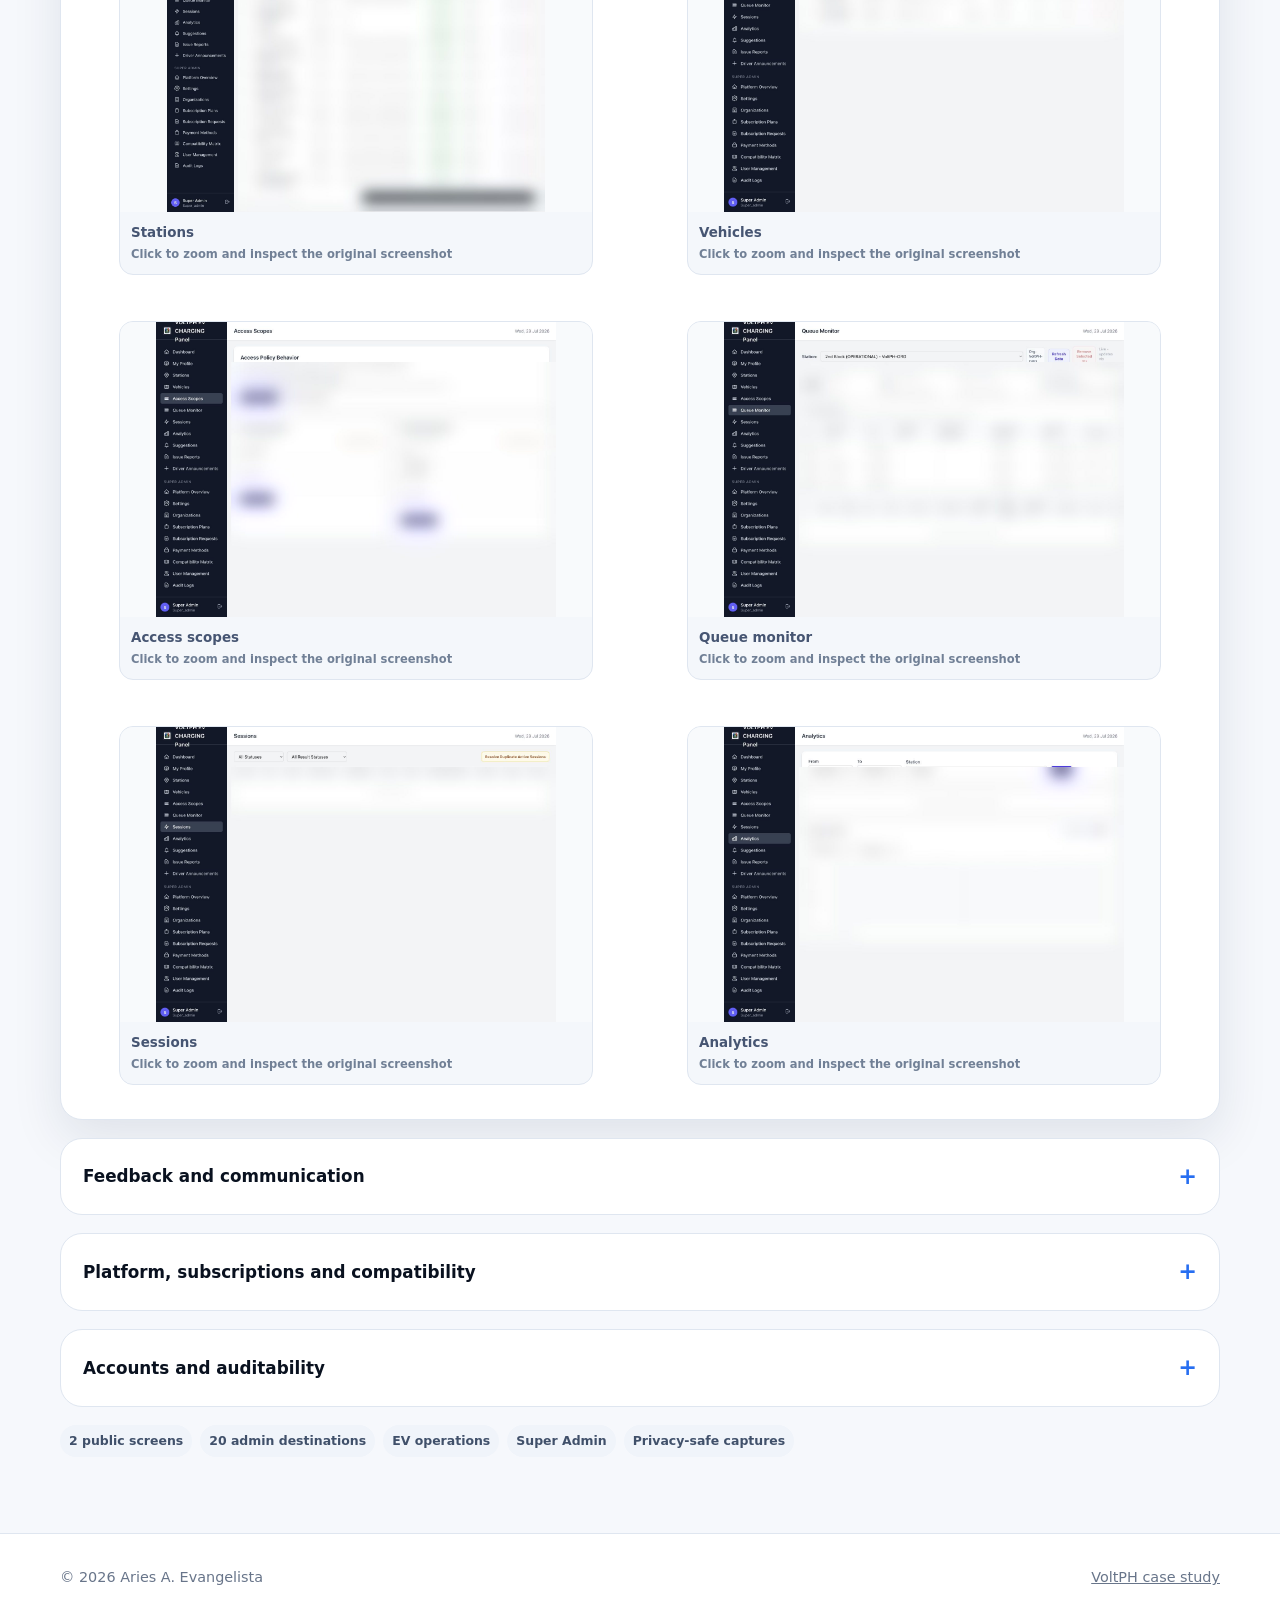
<file: proof.html>
<!doctype html><html lang="en"><head><meta charset="utf-8"><meta name="viewport" content="width=device-width,initial-scale=1"><meta name="description" content="Project proof gallery for Aries A. Evangelista."><title>Project Proof | Aries Evangelista</title><link rel="stylesheet" href="assets/site.css"><link rel="stylesheet" href="assets/ui-fixes.css?v=20260729-1"><style>#hq-trip,#hq-driver{grid-template-columns:repeat(4,minmax(0,1fr))}#hq-trip .shot img,#hq-driver .shot img{aspect-ratio:9/19;object-fit:contain;object-position:center;background:#050b18}#hq-admin-core,#hq-admin-fleet,#hq-admin-monitoring,#hq-admin-config,#volt-public,#volt-operations,#volt-feedback,#volt-platform,#volt-accounts{grid-template-columns:repeat(2,minmax(0,1fr));margin-top:18px}#hq-admin-core .shot img,#hq-admin-fleet .shot img,#hq-admin-monitoring .shot img,#hq-admin-config .shot img,#volt-public .shot img,#volt-operations .shot img,#volt-feedback .shot img,#volt-platform .shot img,#volt-accounts .shot img{aspect-ratio:16/10;object-fit:contain;object-position:top center;background:#f8fafc}@media(max-width:850px){#hq-trip,#hq-driver,#hq-admin-core,#hq-admin-fleet,#hq-admin-monitoring,#hq-admin-config,#volt-public,#volt-operations,#volt-feedback,#volt-platform,#volt-accounts{grid-template-columns:repeat(2,minmax(0,1fr))}}@media(max-width:620px){#hq-trip,#hq-driver,#hq-admin-core,#hq-admin-fleet,#hq-admin-monitoring,#hq-admin-config,#volt-public,#volt-operations,#volt-feedback,#volt-platform,#volt-accounts{grid-template-columns:1fr}}</style></head><body>
<header class="site-header"><nav class="container nav"><a class="brand" href="index.html"><span class="brand-mark">AE</span>Aries Evangelista</a><div class="nav-links"><a href="index.html">Home</a><a href="index.html#projects">Projects</a><a class="active" href="proof.html">Proof Gallery</a><a href="index.html#contact">Contact</a><a class="nav-cta" href="mailto:dolhaps2000@gmail.com">Let’s talk</a></div></nav></header>
<main><section class="case-hero"><div class="container"><span class="eyebrow">Project evidence</span><h1>Work you can <span class="accent">see and review.</span></h1><p class="lead">Review each project in organized proof sections with screenshots grouped by workflow, admin area, and operational purpose.</p></div></section><section class="section"><div class="container"><div class="proof-overview"><a class="proof-link" href="#write-here"><span class="small-label">Mobile + web admin</span><h3>Write Here / Kapit-Bahay</h3><p>Mobile app screens and an authenticated admin capture set, arranged by the functional area.</p><div class="arrow">View app proof →</div></a><a class="proof-link" href="#hauling-qr"><span class="small-label">Logistics mobile + web</span><h3>Hauling QR Trip Management</h3><p>QR scanning, Driver Connect, and every admin dashboard menu page organized in one proof section.</p><div class="arrow">View logistics proof →</div></a><a class="proof-link" href="#voltph"><span class="small-label">Website + EV operations</span><h3>VoltPH / EV Charging</h3><p>Public entry screens, subscription plans, and every Super Admin view shown directly on this proof page.</p><div class="arrow">View EV proof →</div></a></div></div></section>
<section class="section tint" id="write-here"><div class="container"><div class="section-heading"><div><span class="eyebrow">Kapit-Bahay</span><h2>Write Here mobile app</h2></div><p>Real mobile screenshots showing the key resident-facing workflows. Click any image to open the full-resolution zoom viewer.</p></div><div class="gallery-grid" id="mobile-gallery"></div><div class="tags"><span class="tag">Flutter mobile</span><span class="tag">Laravel backend</span><span class="tag">Nearby feed</span><span class="tag">Private messages</span></div></div></section>
<section class="section" id="write-here-admin"><div class="container"><div class="section-heading"><div><span class="eyebrow">Authenticated workspace</span><h2>Write Here web admin</h2></div><p>31 routes, grouped for quick review. Sensitive row data is masked in the source captures.</p></div><p class="gallery-note">Open a category to inspect its screenshots. Click any screenshot to zoom, pan, view at 100%, or open the raw image.</p><details class="gallery-group" open><summary>Overview & moderation</summary><div class="gallery-grid" id="kb-moderation"></div></details><details class="gallery-group"><summary>Messaging & community operations</summary><div class="gallery-grid" id="kb-messaging"></div></details><details class="gallery-group"><summary>Safety, incidents & audit trails</summary><div class="gallery-grid" id="kb-safety"></div></details><details class="gallery-group"><summary>Content & account administration</summary><div class="gallery-grid" id="kb-content"></div></details><details class="gallery-group"><summary>Location directory & maintenance</summary><div class="gallery-grid" id="kb-settings"></div></details></div></section>
<section class="section tint" id="hauling-qr"><div class="container"><div class="section-heading"><div><span class="eyebrow">Hauling QR</span><h2>Trip Management proof</h2></div><p>Mobile scanning and admin web evidence are organized by workflow so the logistics system can be reviewed from field use through back-office operations.</p></div><p class="gallery-note">Click any screenshot to zoom, pan, view at 100%, or open the raw image. The dedicated case study remains available for a more focused walkthrough.</p><div class="actions"><a class="button primary" href="hauling-qr-proof.html">Open full Hauling QR case study</a></div><details class="gallery-group" open><summary>Staff mobile trip scanner</summary><div class="gallery-grid" id="hq-trip"></div></details><details class="gallery-group" open><summary>Driver Connect workflow</summary><div class="gallery-grid" id="hq-driver"></div></details><details class="gallery-group" open><summary>Admin core operations</summary><div class="gallery-grid" id="hq-admin-core"></div></details><details class="gallery-group"><summary>Admin fleet and people</summary><div class="gallery-grid" id="hq-admin-fleet"></div></details><details class="gallery-group"><summary>Admin monitoring and reports</summary><div class="gallery-grid" id="hq-admin-monitoring"></div></details><details class="gallery-group"><summary>Admin configuration</summary><div class="gallery-grid" id="hq-admin-config"></div></details><div class="tags"><span class="tag">7 mobile screens</span><span class="tag">15 admin pages</span><span class="tag">QR scanning</span><span class="tag">Fleet operations</span><span class="tag">Reports and settings</span></div></div></section>
<section class="section" id="voltph"><div class="container"><div class="section-heading"><div><span class="eyebrow">VoltPH</span><h2>EV Charging proof</h2></div><p>Public website and Super Admin evidence are shown together so visitors can review the customer-facing entry point and the operational workspace in one flow.</p></div><p class="gallery-note">Public screens are first, followed by grouped admin captures. Protected workspace data stays blurred in the source screenshots.</p><div class="actions"><a class="button primary" href="voltph-proof.html">Open full VoltPH case study</a><a class="button" href="https://voltph.asia/subscribe#plans" target="_blank" rel="noreferrer">Open live subscription page</a></div><details class="gallery-group" open><summary>Public website and subscription</summary><div class="gallery-grid" id="volt-public"></div></details><details class="gallery-group" open><summary>Daily operations and driver support</summary><div class="gallery-grid" id="volt-operations"></div></details><details class="gallery-group"><summary>Feedback and communication</summary><div class="gallery-grid" id="volt-feedback"></div></details><details class="gallery-group"><summary>Platform, subscriptions and compatibility</summary><div class="gallery-grid" id="volt-platform"></div></details><details class="gallery-group"><summary>Accounts and auditability</summary><div class="gallery-grid" id="volt-accounts"></div></details><div class="tags"><span class="tag">2 public screens</span><span class="tag">20 admin destinations</span><span class="tag">EV operations</span><span class="tag">Super Admin</span><span class="tag">Privacy-safe captures</span></div></div></section></main><footer class="footer"><div class="container footer-inner"><span>© 2026 Aries A. Evangelista</span><a href="voltph-proof.html">VoltPH case study</a></div></footer><script src="assets/gallery.js?v=20260729-zoom2"></script><script>
const kb='screenshots/kapit-bahay/';gallery('#mobile-gallery',[['01-feed-home.png','Feed home'],['02-settings.png','Settings'],['03-messaging-subscription.png','Messaging subscription'],['04-settings-plan-section.png','Plan settings'],['05-directory.png','Directory'],['06-inbox-local-data-review-needed.png','Inbox'],['07-feed-map.png','Feed map'],['08-compose-post.png','Compose post'],['09-privacy-safety.png','Privacy & safety'],['10-saved-locations.png','Saved locations']].map(x=>[kb+x[0],x[1]]));const admin=kb+'admin-web/';const make=(id,list)=>gallery(id,list.map(([n,l])=>[admin+n,l]));make('#kb-moderation',[['01-dashboard.png','Dashboard'],['02-anonymous-moderation-queue.png','Anonymous moderation queue'],['03-anonymous-reveal-logs.png','Anonymous reveal logs'],['04-bad-words.png','Bad words'],['16-reports.png','Reports'],['13-moderation-appeals.png','Moderation appeals']]);make('#kb-messaging',[['06-broadcasts.png','Broadcasts'],['07-business-promotions.png','Business promotions'],['08-direct-conversations.png','Direct conversations'],['09-direct-message-abuse-flags.png','Message abuse flags'],['11-messaging-plans.png','Messaging plans'],['12-messaging-upgrade-requests.png','Upgrade requests'],['14-notifications.png','Notifications']]);make('#kb-safety',[['05-user-blocks.png','User blocks'],['10-incidents.png','Incidents'],['15-privacy-audit-logs.png','Privacy audit logs'],['17-sos-alerts.png','SOS alerts'],['18-sos-alert-updates.png','SOS alert updates'],['22-user-activity-logs.png','Activity logs']]);make('#kb-content',[['19-thread-replies.png','Thread replies'],['20-thread-reports.png','Thread reports'],['21-threads.png','Threads'],['23-users.png','Users'],['24-support-requests.png','Support requests'],['25-verification-audit-logs.png','Verification audit logs'],['26-verification-requests.png','Verification requests']]);make('#kb-settings',[['27-building-floors.png','Building floors'],['28-buildings.png','Buildings'],['29-subdivisions.png','Subdivisions'],['30-app-settings.png','App settings'],['31-backup-storage.png','Backup & storage']]);const hq='screenshots/hauling-qr/';const hqa=hq+'admin-web/';gallery('#hq-trip',[['01-active-trip-scanner.jpg','Active truck QR scanner'],['02-location-selector.jpg','Active location selector'],['03-recent-trip-history.jpg','Recent trip history'],['04-backend-url-configuration.jpg','Backend URL configuration'],['05-staff-login.jpg','Staff login and Driver Connect entry']].map(x=>[hq+x[0],x[1]]));gallery('#hq-driver',[['06-driver-information.jpg','Driver information and eligibility'],['07-driver-truck-qr-scanner.jpg','Truck QR scan for driver check-in']].map(x=>[hq+x[0],x[1]]));gallery('#hq-admin-core',[['01-dashboard.png','Admin dashboard overview'],['07-assignments.png','Route assignments'],['08-shift-management.png','Shift management'],['09-trip-monitoring.png','Trip monitoring'],['11-qr-scanner.png','Admin QR scanner']].map(x=>[hqa+x[0],x[1]]));gallery('#hq-admin-fleet',[['02-users.png','System users'],['03-trucks.png','Truck management'],['04-drivers.png','Driver management'],['05-driver-attendance.png','Driver attendance'],['06-locations.png','Location management']].map(x=>[hqa+x[0],x[1]]));gallery('#hq-admin-monitoring',[['10-truck-trip-summary.png','Truck trip summary'],['12-assignment-monitoring.png','Assignment monitoring'],['13-fleet-resource-monitor.png','Fleet resource monitor'],['14-analytics-reports.png','Analytics and reports']].map(x=>[hqa+x[0],x[1]]));gallery('#hq-admin-config',[['15-settings.png','System settings']].map(x=>[hqa+x[0],x[1]]));const volt='screenshots/voltph/';gallery('#volt-public',[[volt+'01-front-page.jpg','Site root operator sign-in'],[volt+'02-subscribe-page.jpg','Public subscription plans']]);const volta=volt+'admin-web/';const makeVolt=(id,list)=>gallery(id,list.map(([n,l])=>[volta+n,l]));makeVolt('#volt-operations',[['01-dashboard.jpg','Dashboard'],['02-my-profile.jpg','My profile'],['03-stations.jpg','Stations'],['04-vehicles.jpg','Vehicles'],['05-access-scopes.jpg','Access scopes'],['06-queue-monitor.jpg','Queue monitor'],['07-sessions.jpg','Sessions'],['08-analytics.jpg','Analytics']]);makeVolt('#volt-feedback',[['09-suggestions.jpg','Suggestions'],['10-issue-reports.jpg','Issue reports'],['11-driver-announcements.jpg','Driver announcements']]);makeVolt('#volt-platform',[['12-platform-overview.jpg','Platform overview'],['13-settings.jpg','Settings'],['14-organizations.jpg','Organizations'],['15-subscription-plans.jpg','Subscription plans'],['16-subscription-requests.jpg','Subscription requests'],['17-payment-methods.jpg','Payment methods'],['18-compatibility-matrix.jpg','Compatibility matrix']]);makeVolt('#volt-accounts',[['19-user-management.jpg','User management'],['20-audit-logs.jpg','Audit logs']]);</script></body></html>
</file>
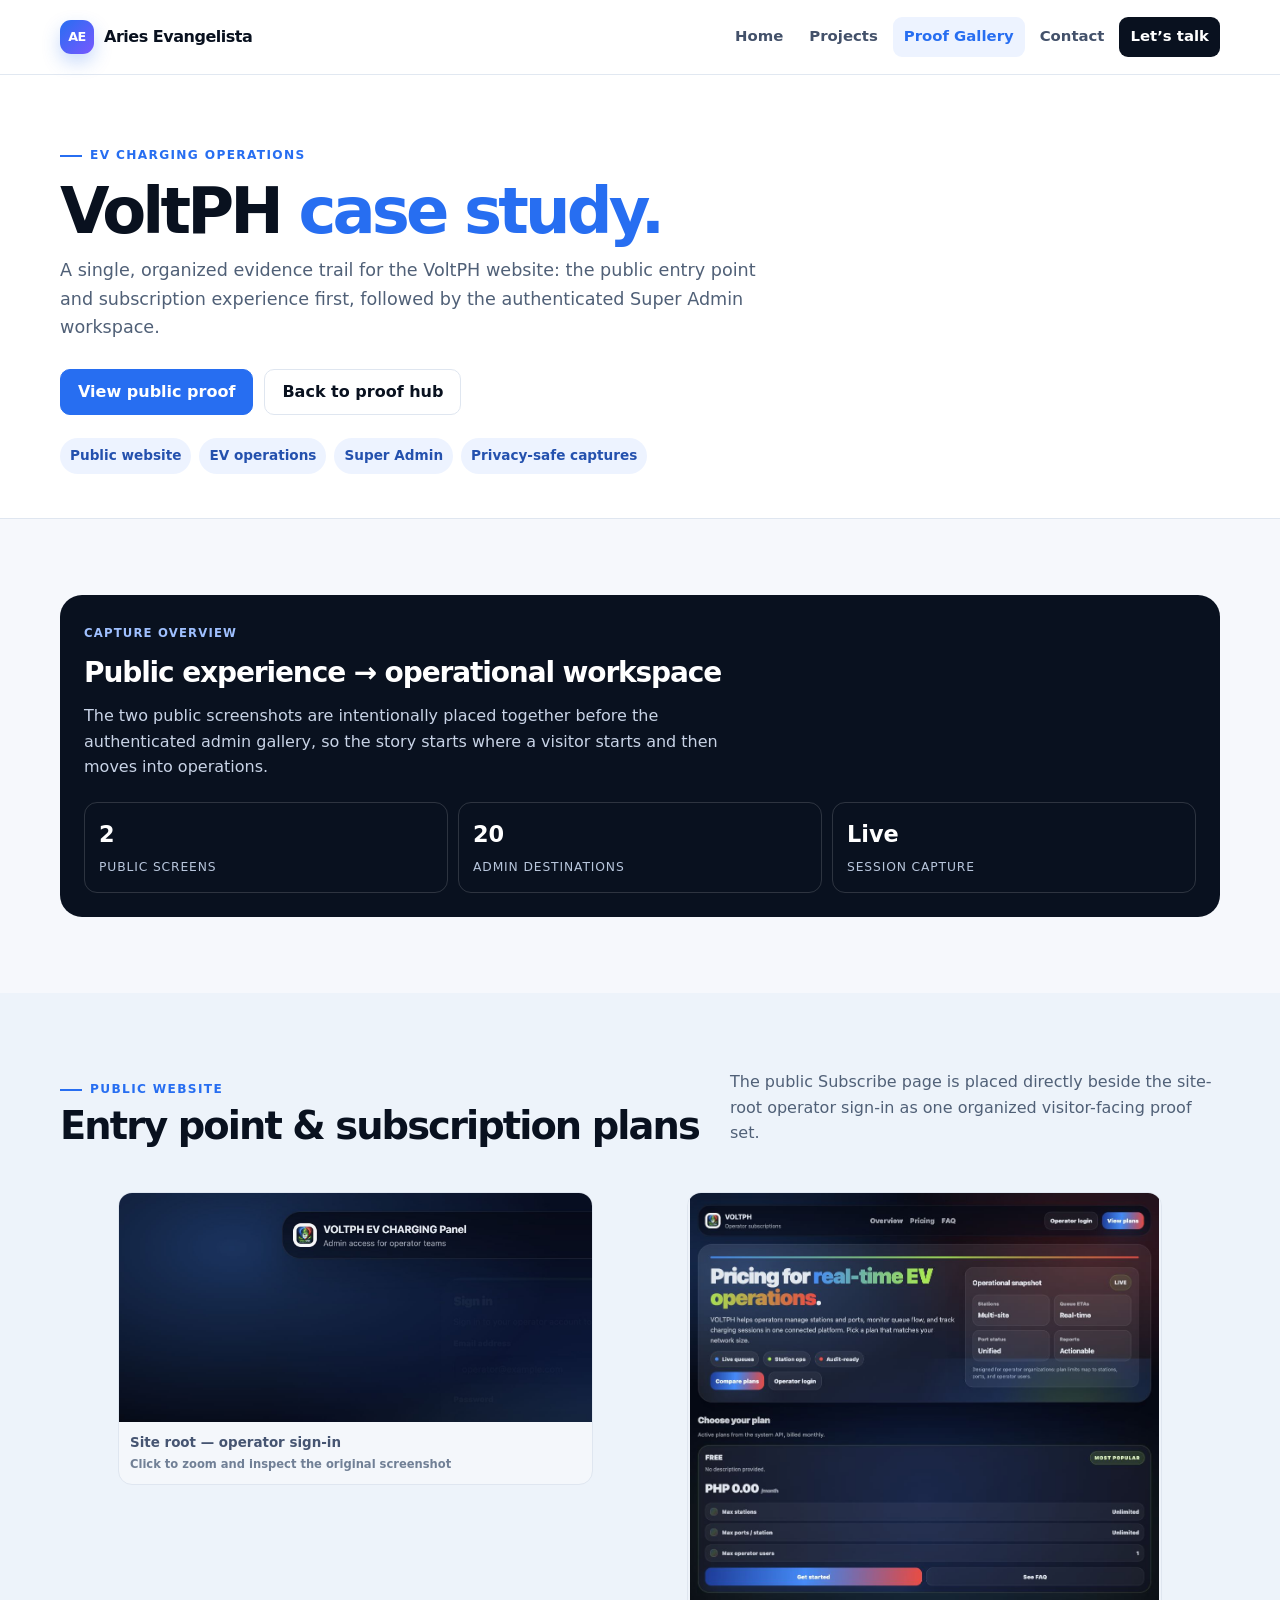
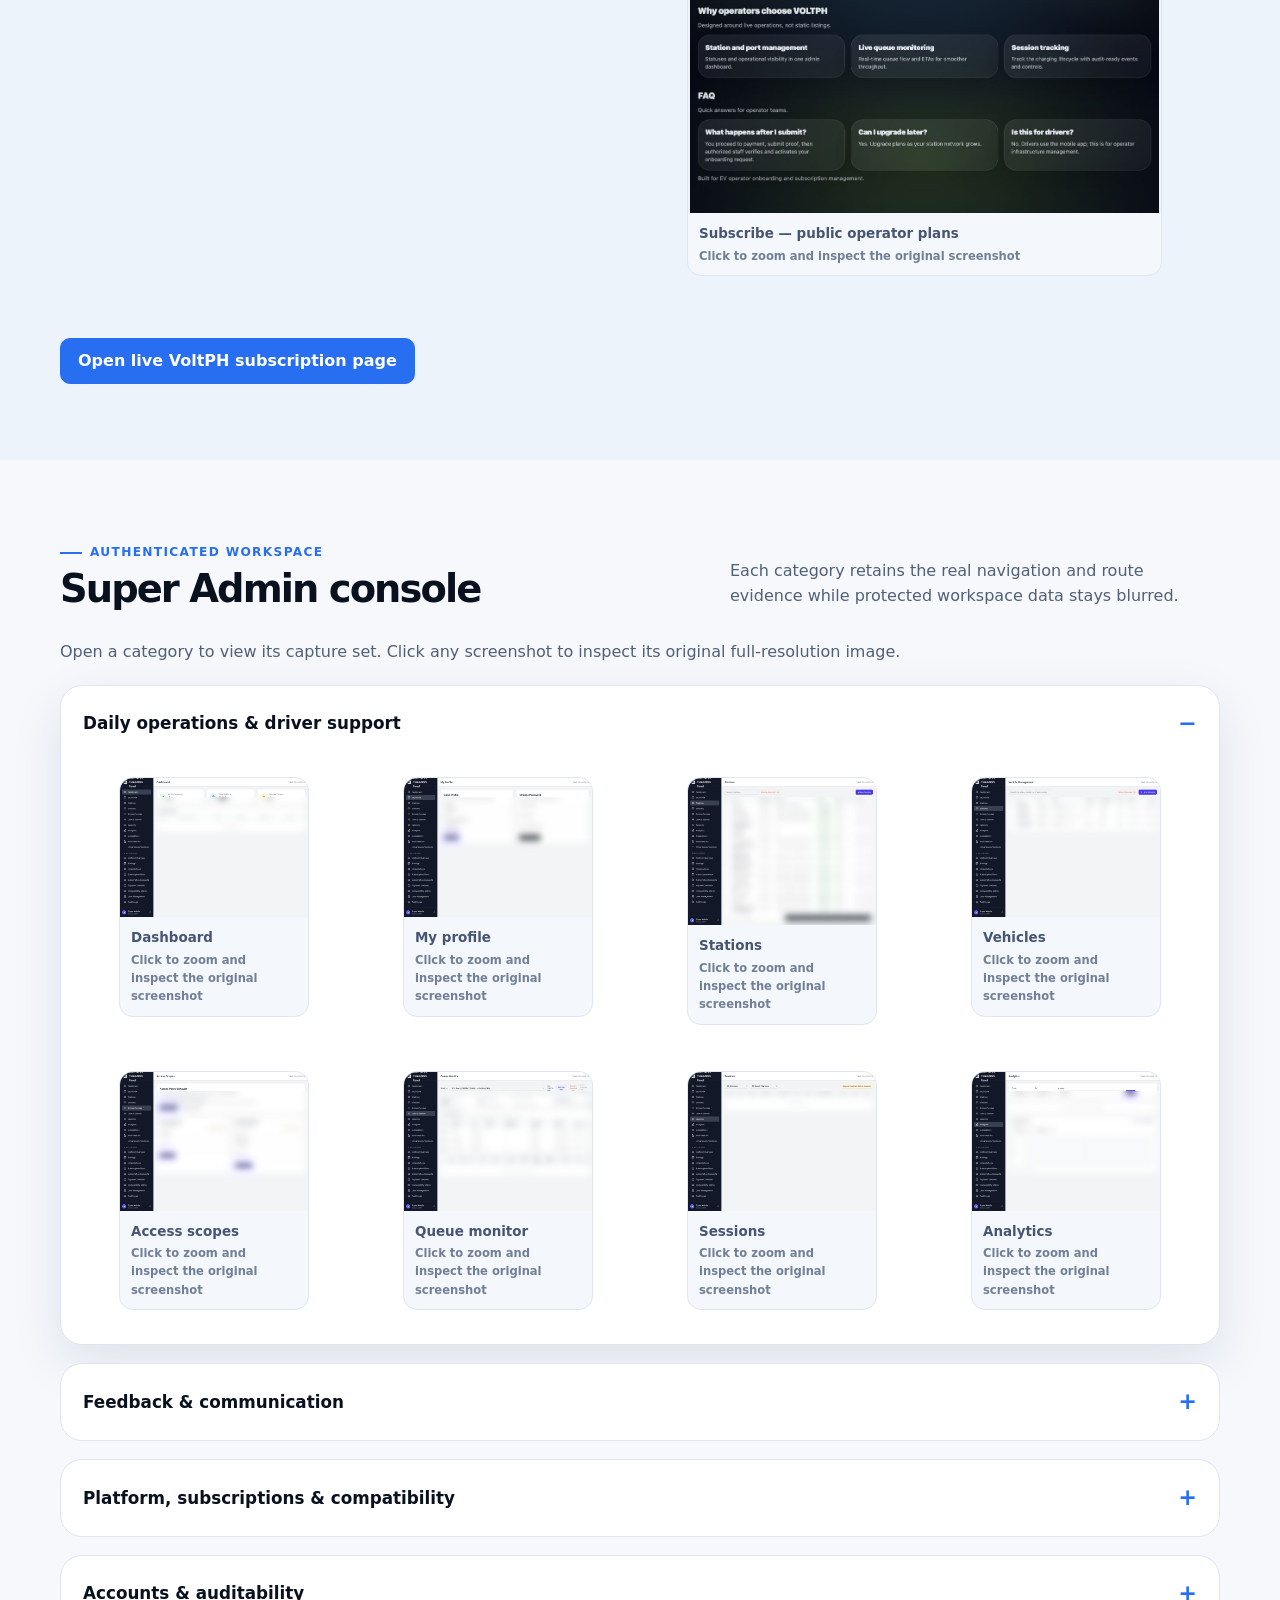
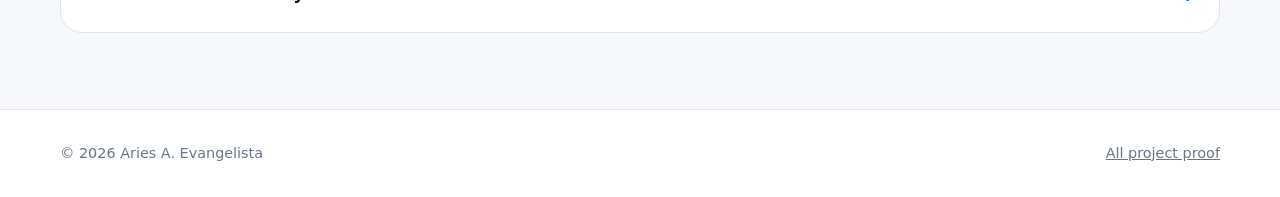
<file: voltph-proof.html>
<!doctype html><html lang="en"><head><meta charset="utf-8"><meta name="viewport" content="width=device-width,initial-scale=1"><meta name="description" content="VoltPH project proof case study by Aries A. Evangelista."><title>VoltPH Case Study | Aries Evangelista</title><link rel="stylesheet" href="assets/site.css"><link rel="stylesheet" href="assets/ui-fixes.css?v=20260729-1"><style>#volt-public{grid-template-columns:repeat(2,minmax(0,1fr))}@media(max-width:620px){#volt-public{grid-template-columns:1fr}}</style></head><body>
<header class="site-header"><nav class="container nav"><a class="brand" href="index.html"><span class="brand-mark">AE</span>Aries Evangelista</a><div class="nav-links"><a href="index.html">Home</a><a href="index.html#projects">Projects</a><a class="active" href="proof.html">Proof Gallery</a><a href="index.html#contact">Contact</a><a class="nav-cta" href="mailto:dolhaps2000@gmail.com">Let’s talk</a></div></nav></header>
<main><section class="case-hero"><div class="container"><span class="eyebrow">EV charging operations</span><h1>VoltPH <span class="accent">case study.</span></h1><p class="lead">A single, organized evidence trail for the VoltPH website: the public entry point and subscription experience first, followed by the authenticated Super Admin workspace.</p><div class="actions"><a class="button primary" href="#public">View public proof</a><a class="button" href="proof.html">Back to proof hub</a></div><div class="case-meta"><span>Public website</span><span>EV operations</span><span>Super Admin</span><span>Privacy-safe captures</span></div></div></section>
<section class="section"><div class="container"><div class="showcase"><span class="small-label">Capture overview</span><h2>Public experience → operational workspace</h2><p>The two public screenshots are intentionally placed together before the authenticated admin gallery, so the story starts where a visitor starts and then moves into operations.</p><div class="metric-row"><div class="metric"><b>2</b><span>Public screens</span></div><div class="metric"><b>20</b><span>Admin destinations</span></div><div class="metric"><b>Live</b><span>Session capture</span></div></div></div></div></section>
<section class="section tint" id="public"><div class="container"><div class="section-heading"><div><span class="eyebrow">Public website</span><h2>Entry point & subscription plans</h2></div><p>The public Subscribe page is placed directly beside the site-root operator sign-in as one organized visitor-facing proof set.</p></div><div class="gallery-grid" id="volt-public"></div><div class="actions"><a class="button primary" href="https://voltph.asia/subscribe#plans" target="_blank" rel="noreferrer">Open live VoltPH subscription page</a></div></div></section>
<section class="section" id="admin"><div class="container"><div class="section-heading"><div><span class="eyebrow">Authenticated workspace</span><h2>Super Admin console</h2></div><p>Each category retains the real navigation and route evidence while protected workspace data stays blurred.</p></div><p class="gallery-note">Open a category to view its capture set. Click any screenshot to inspect its original full-resolution image.</p><details class="gallery-group" open><summary>Daily operations & driver support</summary><div class="gallery-grid" id="volt-operations"></div></details><details class="gallery-group"><summary>Feedback & communication</summary><div class="gallery-grid" id="volt-feedback"></div></details><details class="gallery-group"><summary>Platform, subscriptions & compatibility</summary><div class="gallery-grid" id="volt-platform"></div></details><details class="gallery-group"><summary>Accounts & auditability</summary><div class="gallery-grid" id="volt-accounts"></div></details></div></section></main><footer class="footer"><div class="container footer-inner"><span>© 2026 Aries A. Evangelista</span><a href="proof.html">All project proof</a></div></footer><script src="assets/gallery.js?v=20260729-zoom2"></script><script>
const root='screenshots/voltph/';gallery('#volt-public',[[root+'01-front-page.jpg','Site root — operator sign-in'],[root+'02-subscribe-page.jpg','Subscribe — public operator plans']]);const a=root+'admin-web/';const make=(id,list)=>gallery(id,list.map(([n,l])=>[a+n,l]));make('#volt-operations',[['01-dashboard.jpg','Dashboard'],['02-my-profile.jpg','My profile'],['03-stations.jpg','Stations'],['04-vehicles.jpg','Vehicles'],['05-access-scopes.jpg','Access scopes'],['06-queue-monitor.jpg','Queue monitor'],['07-sessions.jpg','Sessions'],['08-analytics.jpg','Analytics']]);make('#volt-feedback',[['09-suggestions.jpg','Suggestions'],['10-issue-reports.jpg','Issue reports'],['11-driver-announcements.jpg','Driver announcements']]);make('#volt-platform',[['12-platform-overview.jpg','Platform overview'],['13-settings.jpg','Settings'],['14-organizations.jpg','Organizations'],['15-subscription-plans.jpg','Subscription plans'],['16-subscription-requests.jpg','Subscription requests'],['17-payment-methods.jpg','Payment methods'],['18-compatibility-matrix.jpg','Compatibility matrix']]);make('#volt-accounts',[['19-user-management.jpg','User management'],['20-audit-logs.jpg','Audit logs']]);</script></body></html>
</file>
<file: assets/site.css>
:root{--ink:#09111f;--navy:#0b162b;--slate:#506077;--paper:#f6f8fc;--white:#fff;--line:#dfe6f0;--blue:#276ef1;--aqua:#21c8b7;--orange:#ff9f43;--shadow:0 18px 50px rgba(19,38,71,.1);--radius:22px}*{box-sizing:border-box}html{scroll-behavior:smooth}body{margin:0;background:var(--paper);color:var(--ink);font-family:Inter,ui-sans-serif,system-ui,-apple-system,BlinkMacSystemFont,"Segoe UI",sans-serif;line-height:1.6}.container{width:min(1160px,92%);margin-inline:auto}.site-header{position:sticky;top:0;z-index:20;background:rgba(255,255,255,.92);border-bottom:1px solid rgba(223,230,240,.92);backdrop-filter:blur(16px)}.nav{min-height:74px;display:flex;align-items:center;justify-content:space-between;gap:20px}.brand{display:flex;align-items:center;gap:10px;color:var(--ink);font-weight:850;text-decoration:none;letter-spacing:-.03em}.brand-mark{display:grid;place-items:center;width:34px;height:34px;border-radius:11px;background:linear-gradient(135deg,var(--blue),#7858ff);color:white;font-size:.8rem;box-shadow:0 8px 18px rgba(39,110,241,.25)}.nav-links{display:flex;align-items:center;gap:4px;flex-wrap:wrap}.nav-links a{color:#43516a;text-decoration:none;padding:8px 11px;border-radius:9px;font-weight:700;font-size:.93rem}.nav-links a:hover,.nav-links a.active{color:var(--blue);background:#edf3ff}.nav-links .nav-cta{background:var(--ink);color:#fff}.nav-links .nav-cta:hover{background:var(--blue);color:#fff}.hero{padding:78px 0 58px;background:radial-gradient(circle at 84% 8%,rgba(33,200,183,.15),transparent 26%),radial-gradient(circle at 8% 20%,rgba(39,110,241,.11),transparent 30%),var(--white);border-bottom:1px solid var(--line)}.eyebrow{display:inline-flex;gap:8px;align-items:center;color:var(--blue);font-weight:800;font-size:.76rem;letter-spacing:.11em;text-transform:uppercase}.eyebrow:before{content:"";width:22px;height:2px;background:currentColor}.hero-grid{display:grid;grid-template-columns:1.35fr .65fr;gap:46px;align-items:end}.hero h1{font-size:clamp(2.7rem,6vw,5.4rem);line-height:.96;letter-spacing:-.065em;margin:14px 0 22px;max-width:820px}.accent{color:var(--blue)}.lead{font-size:1.1rem;color:var(--slate);max-width:710px;margin:0}.actions{display:flex;gap:11px;flex-wrap:wrap;margin-top:28px}.button{display:inline-flex;justify-content:center;align-items:center;min-height:46px;padding:10px 17px;border-radius:10px;text-decoration:none;font-weight:800;border:1px solid var(--line);color:var(--ink);background:white}.button:hover{transform:translateY(-2px);box-shadow:0 8px 18px rgba(19,38,71,.12)}.button.primary{border-color:var(--blue);background:var(--blue);color:white}.button.dark{border-color:var(--ink);background:var(--ink);color:white}.hero-note{background:var(--ink);color:white;padding:27px;border-radius:var(--radius);box-shadow:var(--shadow)}.hero-note .small-label{color:#83aaff}.hero-note strong{display:block;font-size:1.7rem;line-height:1.1;margin:14px 0}.hero-note p{margin:0;color:#c8d3e6}.small-label{font-size:.73rem;text-transform:uppercase;letter-spacing:.1em;font-weight:800;color:var(--blue)}.section{padding:76px 0}.section.tint{background:#edf3fa}.section-heading{display:flex;justify-content:space-between;align-items:end;gap:26px;margin-bottom:30px}.section-heading h2{font-size:clamp(1.8rem,3vw,2.65rem);line-height:1.05;letter-spacing:-.05em;margin:6px 0 0}.section-heading p{max-width:490px;color:var(--slate);margin:0}.card-grid{display:grid;grid-template-columns:repeat(3,1fr);gap:18px}.card{background:white;border:1px solid var(--line);border-radius:var(--radius);padding:25px;box-shadow:0 3px 10px rgba(19,38,71,.025)}.card.featured{grid-column:span 2;background:linear-gradient(135deg,#10244b,#1e4c9d);color:white;border:0}.card h3{line-height:1.15;letter-spacing:-.035em;margin:12px 0;font-size:1.38rem}.card p{color:var(--slate);margin:0}.card.featured p{color:#d5e2fb}.card .button{margin-top:22px}.tags{display:flex;gap:8px;flex-wrap:wrap;margin-top:18px}.tag{font-weight:750;font-size:.78rem;color:#40506a;background:#f0f4fa;padding:6px 9px;border-radius:99px}.featured .tag{color:#e5efff;background:rgba(255,255,255,.12)}.split{display:grid;grid-template-columns:1fr 1fr;gap:18px}.contact-card{background:var(--ink);color:#fff;padding:34px;border-radius:var(--radius)}.contact-card h2{margin:8px 0;font-size:2rem;letter-spacing:-.04em}.contact-card p{color:#c8d3e6}.contact-card a{color:white}.proof-overview{display:grid;grid-template-columns:repeat(2,1fr);gap:18px}.proof-link{background:white;border:1px solid var(--line);border-radius:var(--radius);padding:28px;text-decoration:none;color:inherit;transition:.2s;display:block}.proof-link:hover{transform:translateY(-4px);box-shadow:var(--shadow);border-color:#bdd0f8}.proof-link h3{font-size:1.6rem;margin:10px 0;letter-spacing:-.04em}.proof-link p{margin:0;color:var(--slate)}.proof-link .arrow{margin-top:26px;color:var(--blue);font-weight:800}.case-hero{padding:64px 0 44px;background:var(--white);border-bottom:1px solid var(--line)}.case-hero h1{font-size:clamp(2.5rem,5vw,4.5rem);line-height:.98;letter-spacing:-.06em;margin:14px 0}.case-meta{display:flex;flex-wrap:wrap;gap:8px;margin-top:23px}.case-meta span{font-size:.85rem;padding:7px 10px;border-radius:99px;background:#edf3ff;color:#2451ae;font-weight:750}.showcase{background:var(--ink);padding:24px;border-radius:var(--radius);color:white}.showcase h2{margin:7px 0;font-size:1.75rem;letter-spacing:-.04em}.showcase p{margin:0;color:#c8d3e6;max-width:670px}.metric-row{display:grid;grid-template-columns:repeat(3,1fr);gap:10px;margin-top:22px}.metric{padding:14px;border:1px solid rgba(255,255,255,.15);border-radius:13px}.metric b{font-size:1.4rem;display:block}.metric span{font-size:.77rem;color:#b8c6dc;text-transform:uppercase;letter-spacing:.07em}.gallery-group{background:white;border:1px solid var(--line);border-radius:var(--radius);overflow:hidden;margin-top:18px}.gallery-group[open]{box-shadow:var(--shadow)}.gallery-group summary{cursor:pointer;list-style:none;padding:20px 22px;display:flex;align-items:center;justify-content:space-between;gap:12px;font-size:1.05rem;font-weight:850}.gallery-group summary::-webkit-details-marker{display:none}.gallery-group summary:after{content:"+";color:var(--blue);font-size:1.4rem}.gallery-group[open] summary:after{content:"−"}.gallery-grid{padding:0 18px 18px;display:grid;grid-template-columns:repeat(auto-fit,minmax(250px,1fr));gap:14px;align-items:start}.shot{border:1px solid var(--line);border-radius:14px;overflow:hidden;background:#f4f7fb}.shot img{width:100%;height:auto;display:block;background:#eef3fa;image-rendering:auto;transition:transform .25s}.shot.is-portrait img{max-height:620px;object-fit:contain;object-position:top}.shot.is-tall{max-width:360px}.shot:hover img{transform:scale(1.012)}.shot figcaption{padding:10px 11px;color:#465572;font-weight:700;font-size:.84rem}.gallery-note{margin:0 0 20px;color:var(--slate)}.footer{padding:32px 0;color:#68758a;font-size:.9rem;border-top:1px solid var(--line);background:white}.footer-inner{display:flex;justify-content:space-between;gap:15px;flex-wrap:wrap}.footer a{color:inherit}@media(max-width:850px){.hero-grid{grid-template-columns:1fr}.card-grid{grid-template-columns:1fr 1fr}.card.featured{grid-column:span 2}.gallery-grid{grid-template-columns:repeat(2,1fr)}}@media(max-width:620px){.nav{padding:12px 0;align-items:flex-start;flex-direction:column}.nav-links{gap:0}.nav-links a{padding:6px 8px}.hero,.case-hero{padding:48px 0 40px}.section{padding:56px 0}.section-heading{display:block}.section-heading p{margin-top:12px}.card-grid,.proof-overview,.split{grid-template-columns:1fr}.card.featured{grid-column:auto}.metric-row{grid-template-columns:1fr 1fr}.gallery-grid{grid-template-columns:1fr}.hero h1{font-size:clamp(2.6rem,14vw,4rem)}}
</file>
<file: assets/ui-fixes.css>
/* Contrast and interaction fixes for reusable portfolio controls. */

a.button,
button.button {
  color: var(--ink);
  line-height: 1.25;
  text-align: center;
  transition: transform .2s ease, box-shadow .2s ease, background-color .2s ease, border-color .2s ease, color .2s ease;
}

a.button:hover,
button.button:hover {
  color: var(--ink);
}

a.button.primary,
a.button.primary:hover,
a.button.primary:visited,
button.button.primary,
button.button.primary:hover {
  color: #fff;
}

a.button.dark,
a.button.dark:hover,
a.button.dark:visited,
button.button.dark,
button.button.dark:hover {
  color: #fff;
}

a.button:focus-visible,
button.button:focus-visible,
.nav-links a:focus-visible,
.proof-link:focus-visible,
.gallery-group summary:focus-visible {
  outline: 3px solid #7aa6ff;
  outline-offset: 3px;
}

.card.featured .small-label,
.showcase .small-label,
.contact-card .small-label {
  color: #9fc0ff;
}

.card.featured a.button,
.card.featured a.button:hover,
.card.featured a.button:visited {
  background: #fff;
  border-color: #fff;
  color: var(--ink);
}

.contact-card a.button:not(.primary),
.contact-card a.button:not(.primary):visited {
  background: transparent;
  border-color: rgba(255, 255, 255, .42);
  color: #fff;
}

.contact-card a.button:not(.primary):hover {
  background: rgba(255, 255, 255, .12);
  border-color: rgba(255, 255, 255, .72);
  color: #fff;
}

.contact-card a.button.primary,
.contact-card a.button.primary:hover,
.contact-card a.button.primary:visited {
  color: #fff;
}

.nav-links .nav-cta,
.nav-links .nav-cta:visited,
.nav-links .nav-cta:hover {
  color: #fff;
}

.gallery-viewer-control,
.gallery-viewer-control:visited,
.gallery-viewer-control:hover {
  color: #fff;
}

.gallery-viewer-close,
.gallery-viewer-close:visited,
.gallery-viewer-close:hover {
  color: #09111f;
}

@media (max-width: 620px) {
  .actions .button {
    flex: 1 1 100%;
  }
}
</file>
